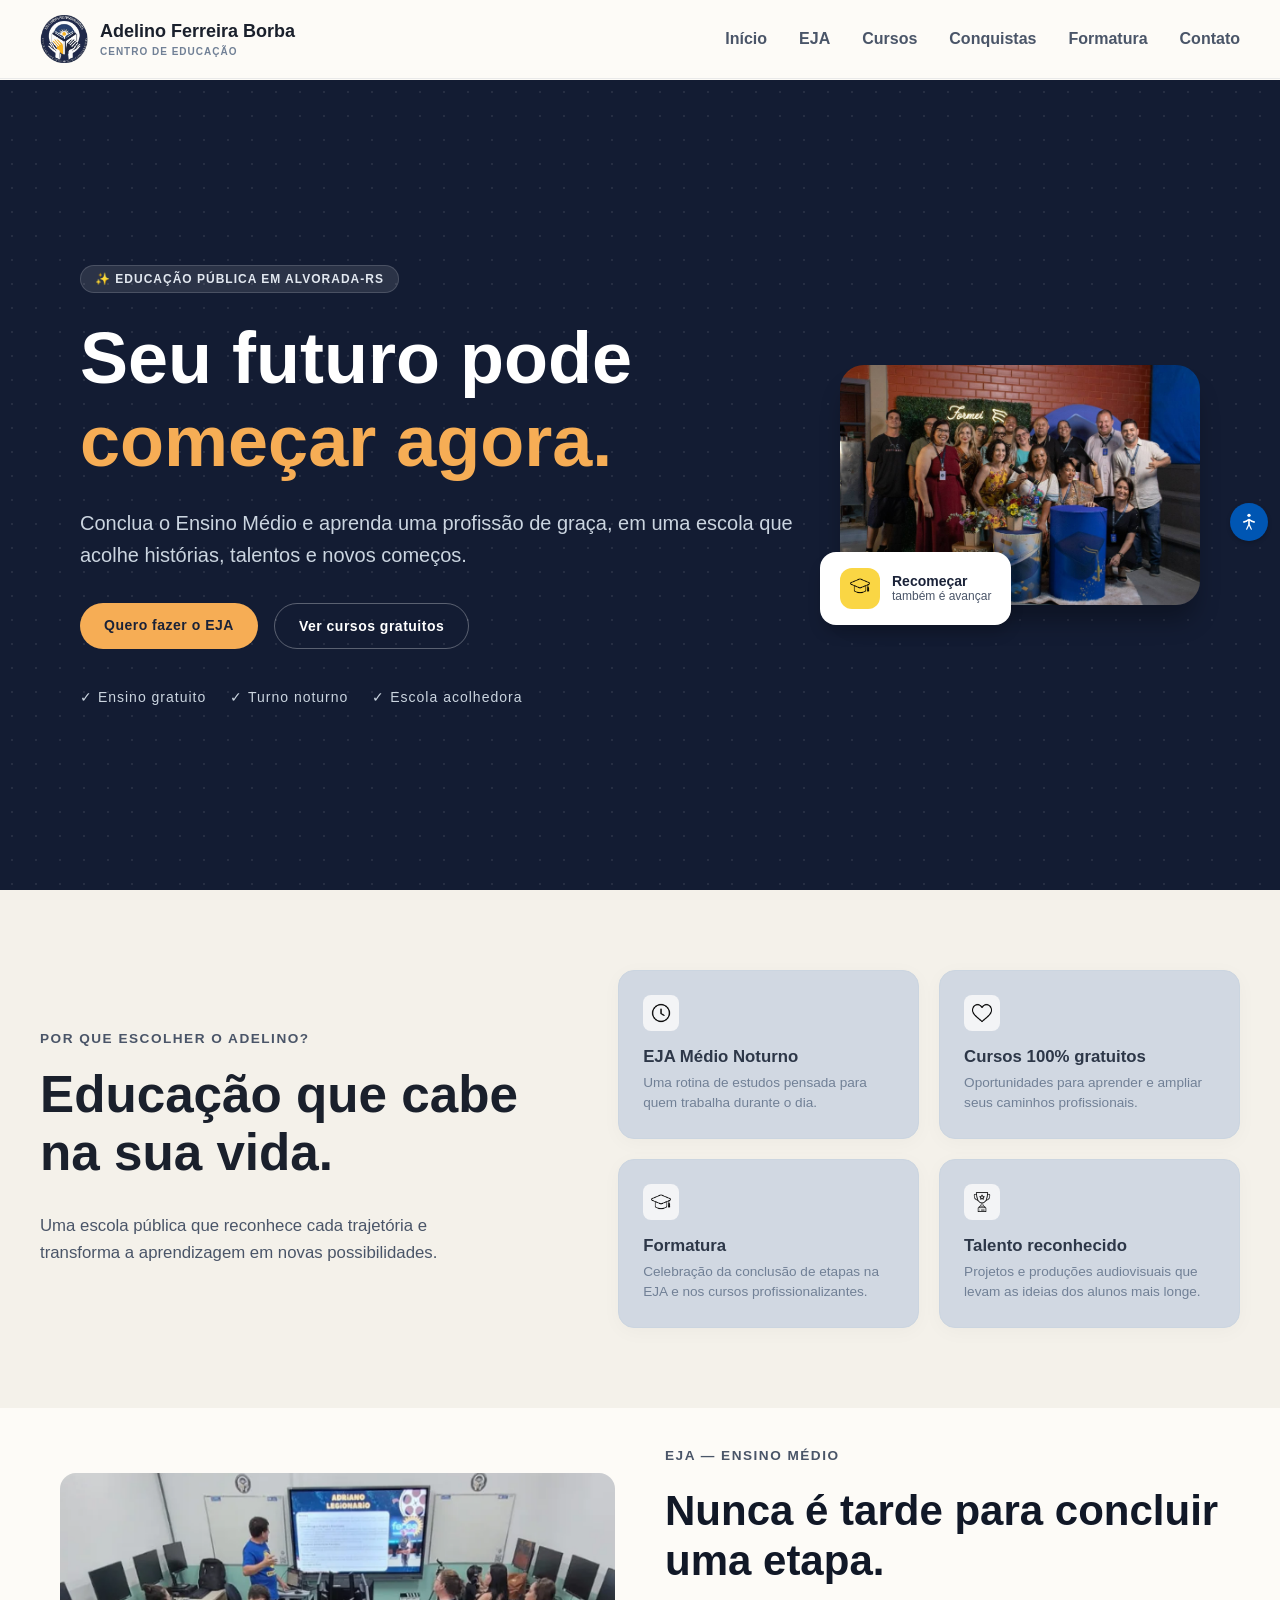
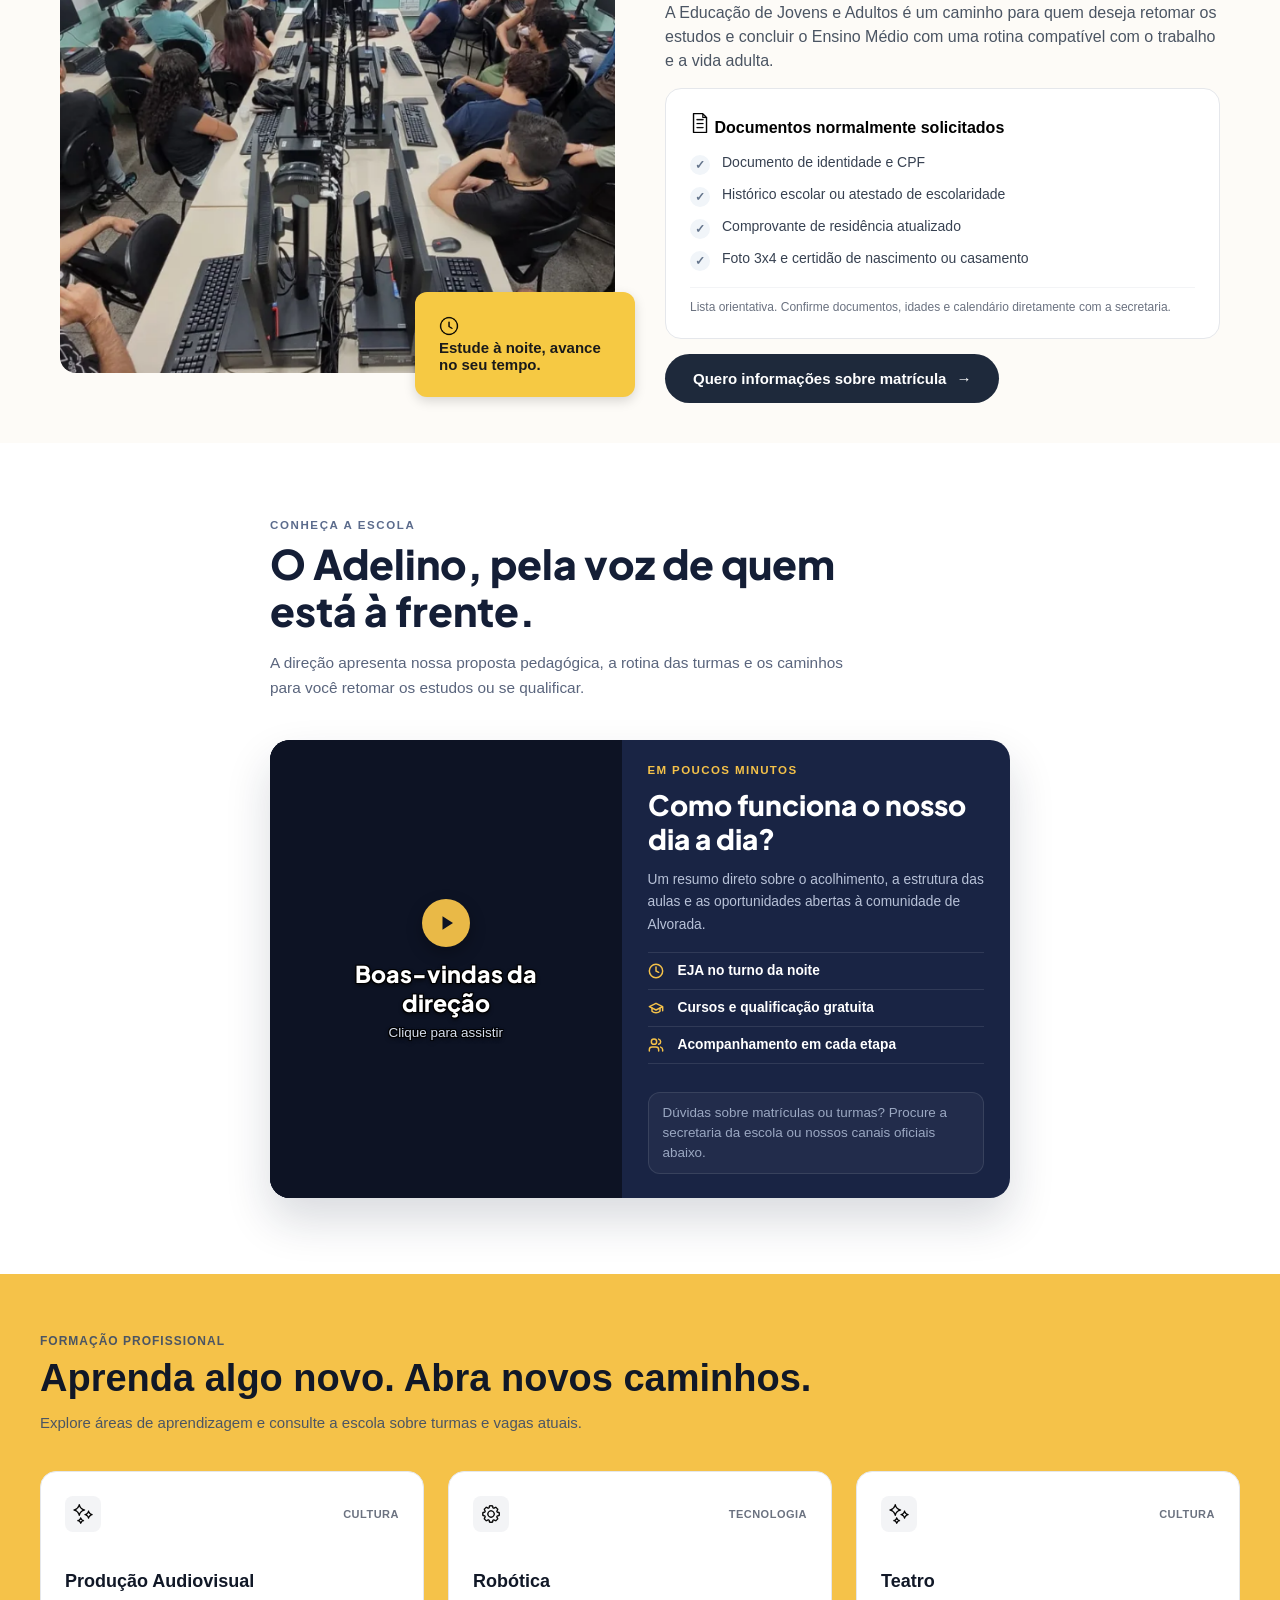
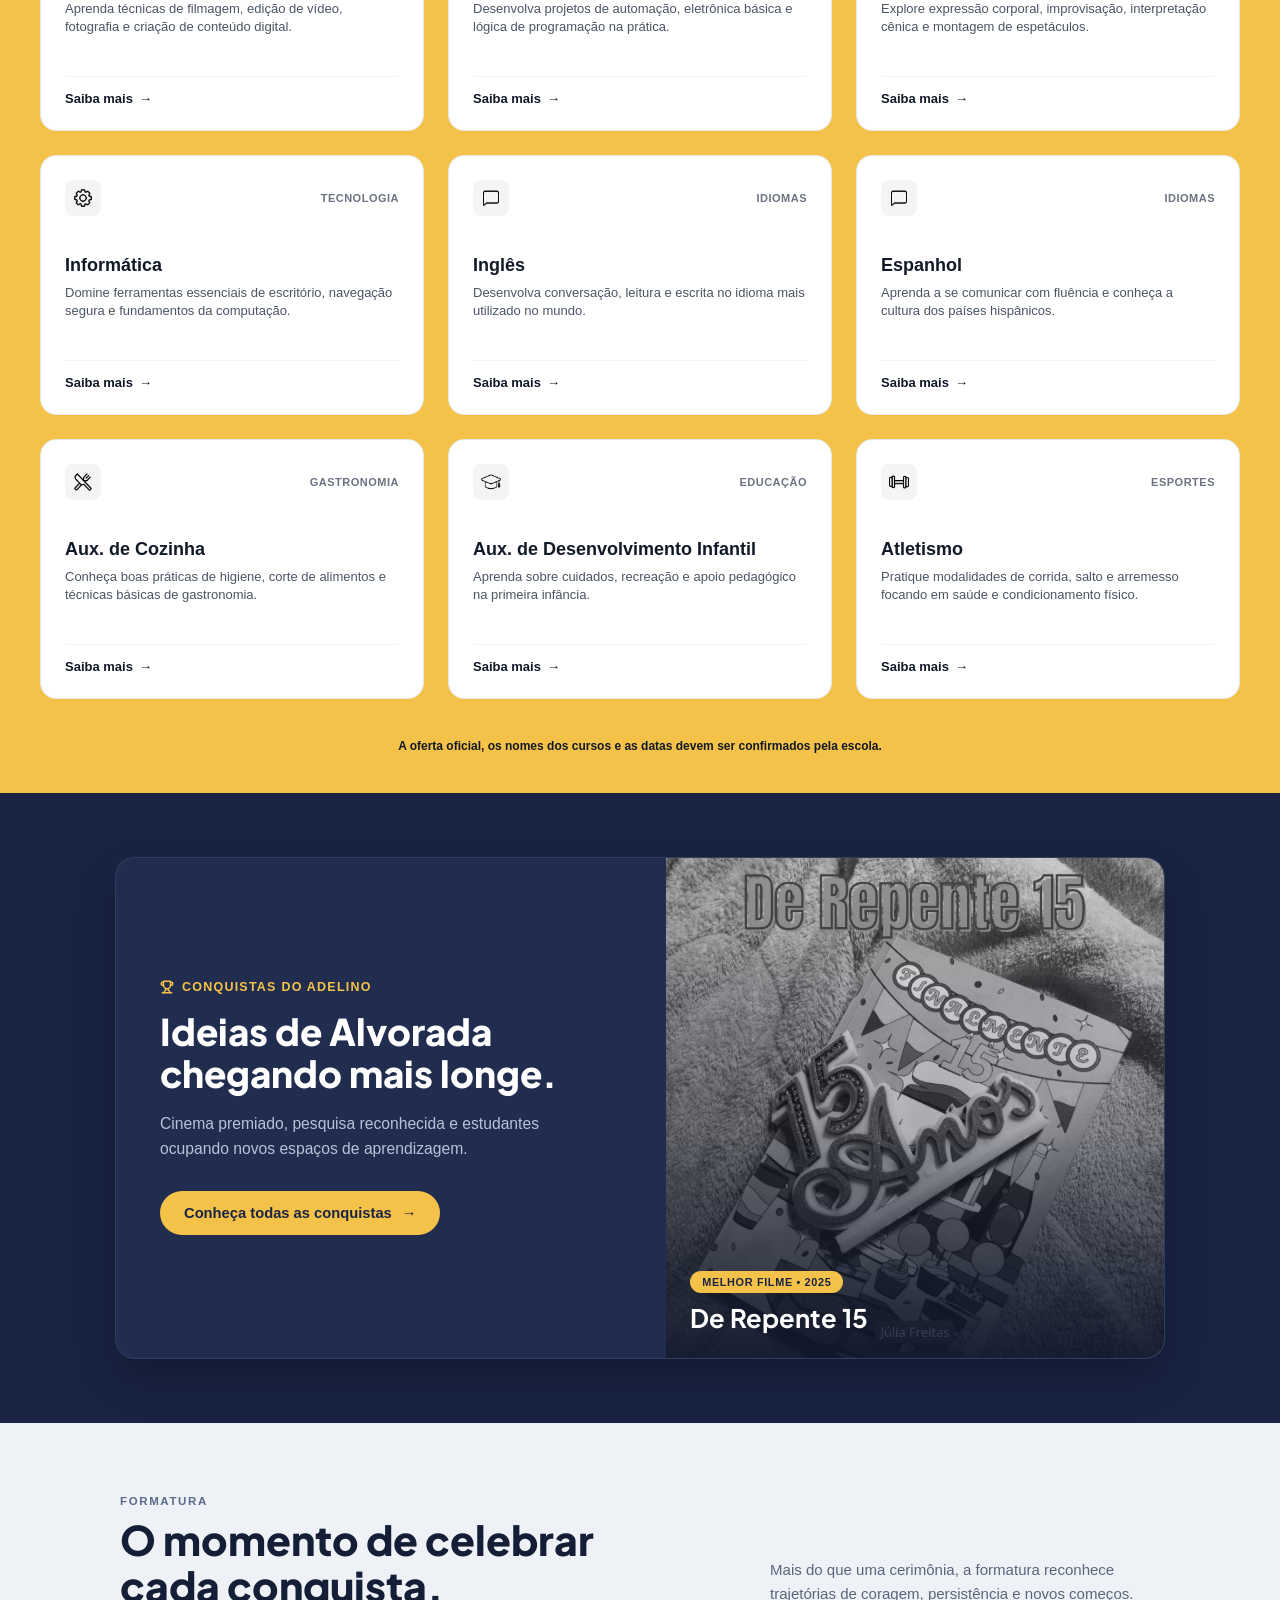
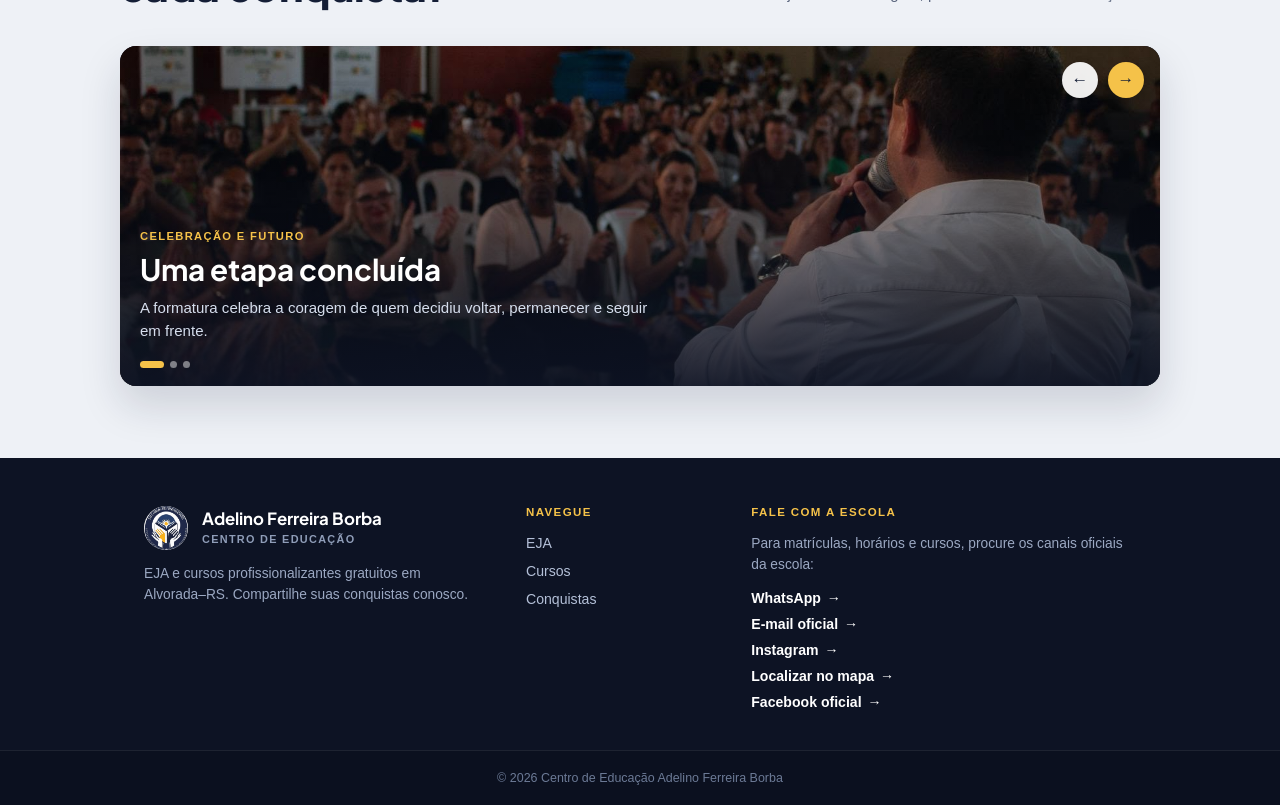
<file: index.html>
<!DOCTYPE html>
<html lang="pt-br">

<head>
    <meta charset="UTF-8">
    <meta name="viewport" content="width=device-width, initial-scale=1.0">
    <title>Centro de Educação Adelino Borba</title>
    <link rel="stylesheet" href="./CSS/style.css">
    <link rel="shortcut icon" href="./img/logo_nav_certo.png" type="image/x-icon">
    <link rel="preconnect" href="https://fonts.googleapis.com">
    <link rel="preconnect" href="https://fonts.gstatic.com" crossorigin>
    <link
        href="https://fonts.googleapis.com/css2?family=Inter:wght@400;500;600;700&family=Plus+Jakarta+Sans:wght@700;800&display=swap"
        rel="stylesheet">
</head>

<body id="inicio">
    <header class="header-principal">

        <div class="logo-container">
            <div class="menu-toggle" id="mobile-menu">
                <span class="bar"></span>
                <span class="bar"></span>
                <span class="bar"></span>
            </div>

            <a href="#inicio" class="logo-link">
                <img src="./img/logo_nav_certo.png" alt="Logo Adelino Borba" class="logo-img">
                <div class="logo-texto">
                    <h1>Adelino Ferreira Borba</h1>
                    <p>CENTRO DE EDUCAÇÃO</p>
                </div>
            </a>
        </div>
        <nav class="navbar">



            <ul class="nav-list">
                <li><a href="#inicio">Início</a></li>
                <li><a href="#eja">EJA</a></li>
                <li><a href="#cursos">Cursos</a></li>
                <li><a href="./HTML/conquistas.html">Conquistas</a></li>
                <li><a href="#formatura">Formatura</a></li>
                <li><a href="#contato">Contato</a></li>
            </ul>
        </nav>

    </header>
    <main>
        <section class="hero-section">
            <div class="hero-conteudo">

                <span class="hero-badge">✨ EDUCAÇÃO PÚBLICA EM ALVORADA-RS</span>

                <h1>Seu futuro pode <span class="destaque-amarelo">começar agora.</span></h1>

                <p class="hero-descricao">
                    Conclua o Ensino Médio e aprenda uma profissão de graça, em uma escola que acolhe histórias,
                    talentos e
                    novos começos.
                </p>

                <div class="hero-botoes">
                    <a href="#eja" class="btn-amarelo">Quero fazer o EJA</a>
                    <a href="#cursos" class="btn-transparente">Ver cursos gratuitos</a>
                </div>

                <div class="hero-beneficios">
                    <span>✓ Ensino gratuito</span>
                    <span>✓ Turno noturno</span>
                    <span>✓ Escola acolhedora</span>
                </div>
            </div>

            <div class="hero-imagem-container">
                <img src="./img/formatura3-adelino.jpg" alt="Alunos estudando na sala de aula" class="hero-img">

                <div class="card-flutuante">
                    <div class="card-icone"><img width="20px" height="auto" src="./img/diplomado.png"
                            alt="Chapéu de formatura"></div>
                    <div class="card-texto">
                        <strong>Recomeçar</strong>
                        <p>também é avançar</p>
                    </div>
                </div>
            </div>
        </section>
        <section class="diferenciais-section">
            <div class="container-diferenciais">
                <div class="diferenciais-text">
                    <span class="subtitle">Por que escolher o Adelino?</span>
                    <h2>Educação que cabe na sua vida.</h2>
                    <p class="description">Uma escola pública que reconhece cada trajetória e transforma a aprendizagem
                        em
                        novas possibilidades.</p>
                </div>

                <div class="cards-grid" id="eja">
                    <div class="card">
                        <div class="card-icon"><img src="./img/relogio.png" alt="ícone relógio" width="20px"></div>
                        <div class="card-content">
                            <h3>EJA Médio Noturno</h3>
                            <p>Uma rotina de estudos pensada para quem trabalha durante o dia.</p>
                        </div>
                    </div>

                    <div class="card">
                        <div class="card-icon"><img src="./img/coracao.png" alt="ícone coração" width="20px"></div>
                        <div class="card-content">
                            <h3>Cursos 100% gratuitos</h3>
                            <p>Oportunidades para aprender e ampliar seus caminhos profissionais.</p>
                        </div>
                    </div>

                    <div class="card">
                        <div class="card-icon"><img src="./img/diplomado.png" alt="ícone capelo" width="20px"></div>
                        <div class="card-content">
                            <h3>Formatura</h3>
                            <p>Celebração da conclusão de etapas na EJA e nos cursos profissionalizantes.</p>
                        </div>
                    </div>

                    <div class="card">
                        <div class="card-icon"><img src="./img/trofeu.png" alt="ícone troféu" width="20px"></div>
                        <div class="card-content">
                            <h3>Talento reconhecido</h3>
                            <p>Projetos e produções audiovisuais que levam as ideias dos alunos mais longe.</p>
                        </div>
                    </div>
                </div>
            </div>
        </section>
        <section>
            <div class="eja-section">

                <div class="eja-image-container">
                    <img src="./img/foto-inicio.png" alt="Alunos em sala de aula" class="eja-main-photo">

                    <div class="eja-floating-box">
                        <p><img src="./img/relogio.png" alt="Ícone relógio"><br>
                            Estude à noite, avance no seu tempo.</p>
                    </div>
                </div>

                <div class="eja-content">

                    <span class="subtitle">EJA — Ensino Médio</span>
                    <h1 class="eja-title">Nunca é tarde para concluir uma etapa.</h1>
                    <p class="eja-description">
                        A Educação de Jovens e Adultos é um caminho para quem deseja retomar os estudos e concluir o
                        Ensino
                        Médio com uma rotina compatível com o trabalho e a vida adulta.
                    </p>

                    <div class="eja-documents-card">
                        <div class="eja-card-header">
                            <h3><img src="./img/papel.png" alt="Ícone folha de papel">
                                Documentos normalmente solicitados</h3>
                        </div>

                        <div class="eja-documents-grid">
                            <ul class="eja-doc-list">
                                <li>Documento de identidade e CPF</li>
                                <li>Histórico escolar ou atestado de escolaridade</li>
                                <li>Comprovante de residência atualizado</li>
                                <li>Foto 3x4 e certidão de nascimento ou casamento</li>
                            </ul>
                        </div>

                        <p class="eja-card-footer-text">Lista orientativa. Confirme documentos, idades e calendário
                            diretamente com a secretaria.</p>
                    </div>

                    <a href="https://wa.me/555134831802?text=Ol%C3%A1%2C%20gostaria%20de%20mais%20informa%C3%A7%C3%B5es%20sobre%20a%20inscri%C3%A7%C3%A3o%20do%20EJA."
                        class="eja-cta-button" target="_blank" rel="noopener noreferrer">
                        Quero informações sobre matrícula <span>→</span>
                    </a>
                </div>
            </div>
        </section>

        <section class="secao-conheca" id="conheca">
            <div class="conheca-container">

                <div class="conheca-header">
                    <span class="subtitulo-secao">CONHEÇA A ESCOLA</span>
                    <h2>O Adelino, pela voz de quem está à frente.</h2>
                    <p>
                        A direção apresenta nossa proposta pedagógica, a rotina das turmas e os caminhos para você
                        retomar os estudos ou se qualificar.
                    </p>
                </div>

                <div class="card-direcao">
                    <div class="direcao-video">
                        <div class="direcao-video">
                            <video id="videoDirecao" src="./video-diretor.mp4" preload="metadata">
                                Seu navegador não suporta vídeos.
                            </video>

                            <div class="video-overlay" id="overlayVideo">
                                <button type="button" class="btn-play-mock" id="btnPlayVideo"
                                    aria-label="Reproduzir vídeo da direção">
                                    <svg width="20" height="20" viewBox="0 0 24 24" fill="currentColor">
                                        <polygon points="6 3 20 12 6 21 6 3"></polygon>
                                    </svg>
                                </button>
                                <h3>Boas-vindas da direção</h3>
                                <p>Clique para assistir</p>
                            </div>
                        </div>
                    </div>

                    <div class="direcao-conteudo">
                        <span class="tag-amarela">EM POUCOS MINUTOS</span>
                        <h3>Como funciona o nosso dia a dia?</h3>
                        <p class="direcao-descricao">
                            Um resumo direto sobre o acolhimento, a estrutura das aulas e as oportunidades abertas à
                            comunidade de Alvorada.
                        </p>

                        <ul class="lista-topicos">
                            <li>
                                <span class="icone-topico">
                                    <svg width="16" height="16" viewBox="0 0 24 24" fill="none" stroke="currentColor"
                                        stroke-width="2.2" stroke-linecap="round" stroke-linejoin="round">
                                        <circle cx="12" cy="12" r="10"></circle>
                                        <polyline points="12 6 12 12 16 14"></polyline>
                                    </svg>
                                </span>
                                <span>EJA no turno da noite</span>
                            </li>

                            <li>
                                <span class="icone-topico">
                                    <svg width="16" height="16" viewBox="0 0 24 24" fill="none" stroke="currentColor"
                                        stroke-width="2.2" stroke-linecap="round" stroke-linejoin="round">
                                        <path d="M22 10v6M2 10l10-5 10 5-10 5z"></path>
                                        <path d="M6 12v5c3 3 9 3 12 0v-5"></path>
                                    </svg>
                                </span>
                                <span>Cursos e qualificação gratuita</span>
                            </li>

                            <li>
                                <span class="icone-topico">
                                    <svg width="16" height="16" viewBox="0 0 24 24" fill="none" stroke="currentColor"
                                        stroke-width="2.2" stroke-linecap="round" stroke-linejoin="round">
                                        <path d="M16 21v-2a4 4 0 0 0-4-4H6a4 4 0 0 0-4 4v2"></path>
                                        <circle cx="9" cy="7" r="4"></circle>
                                        <path d="M22 21v-2a4 4 0 0 0-3-3.87"></path>
                                        <path d="M16 3.13a4 4 0 0 1 0 7.75"></path>
                                    </svg>
                                </span>
                                <span>Acompanhamento em cada etapa</span>
                            </li>
                        </ul>

                        <div class="aviso-video">
                            Dúvidas sobre matrículas ou turmas? Procure a secretaria da escola ou nossos canais oficiais
                            abaixo.
                        </div>
                    </div>

                </div>

            </div>
        </section>

        <section class="cursos-section" id="cursos">

            <div class="cursos-header">
                <div class="cursos-titles">
                    <span class="cursos-subtitle">FORMAÇÃO PROFISSIONAL</span>
                    <h2 class="cursos-title">Aprenda algo novo. Abra novos caminhos.</h2>
                    <p class="cursos-description">Explore áreas de aprendizagem e consulte a escola sobre turmas e vagas
                        atuais.</p>
                </div>


            </div>

            <div class="cursos-grid">
                <div class="curso-card">
                    <div class="card-top">
                        <div class="card-icon tech"><img src="./img/brilha.png" alt="ícone brilho" width="20px"></div>
                        <span class="card-tag">CULTURA</span>
                    </div>
                    <div class="card-body">
                        <h3>Produção Audiovisual</h3>
                        <p>Aprenda técnicas de filmagem, edição de vídeo, fotografia e criação de conteúdo digital.</p>
                    </div>
                    <div class="card-footer">
                        <a href="https://wa.me/555134831802?text=Ol%C3%A1%2C%20gostaria%20de%20saber%20mais%20informa%C3%A7%C3%B5es%20sobre%20o%20curso%20de%20produ%C3%A7%C3%A3o%20audiovisual."
                            target="_blank" rel="noopener noreferrer" class="card-link">Saiba mais <span
                                class="seta">→</span></a>
                    </div>
                </div>

                <div class="curso-card">
                    <div class="card-top">
                        <div class="card-icon gestao"><img src="./img/tecnologia.png" alt="ícone engrenagem"
                                width="20px"></div>
                        <span class="card-tag">TECNOLOGIA</span>
                    </div>
                    <div class="card-body">
                        <h3>Robótica</h3>
                        <p>Desenvolva projetos de automação, eletrônica básica e lógica de programação na prática.</p>
                    </div>
                    <div class="card-footer">
                        <a href="https://wa.me/555134831802?text=Ol%C3%A1%2C%20gostaria%20de%20saber%20mais%20informa%C3%A7%C3%B5es%20sobre%20o%20curso%20de%20rob%C3%B3tica."
                            target="_blank" rel="noopener noreferrer" class="card-link">Saiba mais <span
                                class="seta">→</span></a>
                    </div>
                </div>

                <div class="curso-card">
                    <div class="card-top">
                        <div class="card-icon cultura"><img src="./img/brilha.png" alt="ícone brilho" width="20px">
                        </div>
                        <span class="card-tag">CULTURA</span>
                    </div>
                    <div class="card-body">
                        <h3>Teatro</h3>
                        <p>Explore expressão corporal, improvisação, interpretação cênica e montagem de espetáculos.</p>
                    </div>
                    <div class="card-footer">
                        <a href="https://wa.me/555134831802?text=Ol%C3%A1%2C%20gostaria%20de%20saber%20mais%20informa%C3%A7%C3%B5es%20sobre%20o%20curso%20de%20teatro."
                            target="_blank" rel="noopener noreferrer" class="card-link">Saiba mais <span
                                class="seta">→</span></a>
                    </div>
                </div>

                <div class="curso-card">
                    <div class="card-top">
                        <div class="card-icon comunicacao"><img src="./img/tecnologia.png" alt="ícone engrenagem"
                                width="20px"></div>
                        <span class="card-tag">TECNOLOGIA</span>
                    </div>
                    <div class="card-body">
                        <h3>Informática</h3>
                        <p>Domine ferramentas essenciais de escritório, navegação segura e fundamentos da computação.
                        </p>
                    </div>
                    <div class="card-footer">
                        <a href="https://wa.me/555134831802?text=Ol%C3%A1%2C%20gostaria%20de%20saber%20mais%20informa%C3%A7%C3%B5es%20sobre%20o%20curso%20de%20inform%C3%A1tica."
                            target="_blank" rel="noopener noreferrer" class="card-link">Saiba mais <span
                                class="seta">→</span></a>
                    </div>
                </div>

                <div class="curso-card">
                    <div class="card-top">
                        <div class="card-icon carreira"><img src="./img/idiomas.png" alt="ícone balão de fala"
                                width="20px">
                        </div>
                        <span class="card-tag">IDIOMAS</span>
                    </div>
                    <div class="card-body">
                        <h3>Inglês</h3>
                        <p>Desenvolva conversação, leitura e escrita no idioma mais utilizado no mundo.</p>
                    </div>
                    <div class="card-footer">
                        <a href="https://wa.me/555134831802?text=Ol%C3%A1%2C%20gostaria%20de%20saber%20mais%20informa%C3%A7%C3%B5es%20sobre%20o%20curso%20de%20ingl%C3%AAs."
                            target="_blank" rel="noopener noreferrer" class="card-link">Saiba mais <span
                                class="seta">→</span></a>
                    </div>
                </div>

                <div class="curso-card">
                    <div class="card-top">
                        <div class="card-icon educacao"><img src="./img/idiomas.png" alt="ícone balão de fala"
                                width="20px"></div>
                        <span class="card-tag">IDIOMAS</span>
                    </div>
                    <div class="card-body">
                        <h3>Espanhol</h3>
                        <p>Aprenda a se comunicar com fluência e conheça a cultura dos países hispânicos.</p>
                    </div>
                    <div class="card-footer">
                        <a href="https://wa.me/555134831802?text=Ol%C3%A1%2C%20gostaria%20de%20saber%20mais%20informa%C3%A7%C3%B5es%20sobre%20o%20curso%20de%20espanhol."
                            target="_blank" rel="noopener noreferrer" class="card-link">Saiba mais <span
                                class="seta">→</span></a>
                    </div>
                </div>


                <div class="curso-card">
                    <div class="card-top">
                        <div class="card-icon carreira"><img src="./img/gastronomia.png" alt="ícone garfo e faca"
                                width="20px">
                        </div>
                        <span class="card-tag">GASTRONOMIA</span>
                    </div>
                    <div class="card-body">
                        <h3>Aux. de Cozinha</h3>
                        <p>Conheça boas práticas de higiene, corte de alimentos e técnicas básicas de gastronomia.</p>
                    </div>
                    <div class="card-footer">
                        <a href="https://wa.me/555134831802?text=Ol%C3%A1%2C%20gostaria%20de%20saber%20mais%20informa%C3%A7%C3%B5es%20sobre%20o%20curso%20de%20aux.%20de%20cozinha."
                            target="_blank" rel="noopener noreferrer" class="card-link">Saiba mais <span
                                class="seta">→</span></a>
                    </div>
                </div>

                <div class="curso-card">
                    <div class="card-top">
                        <div class="card-icon educacao"><img src="./img/diplomado.png" alt="ícone chapéu de formatura"
                                width="20px"></div>
                        <span class="card-tag">EDUCAÇÃO</span>
                    </div>
                    <div class="card-body">
                        <h3>Aux. de Desenvolvimento Infantil</h3>
                        <p>Aprenda sobre cuidados, recreação e apoio pedagógico na primeira infância.</p>
                    </div>
                    <div class="card-footer">
                        <a href="https://wa.me/555134831802?text=Ol%C3%A1%2C%20gostaria%20de%20saber%20mais%20informa%C3%A7%C3%B5es%20sobre%20o%20curso%20de%20aux.%20de%20desenvolvimento%20infantil."
                            target="_blank" rel="noopener noreferrer" class="card-link">Saiba mais <span
                                class="seta">→</span></a>
                    </div>
                </div>

                <div class="curso-card">
                    <div class="card-top">
                        <div class="card-icon carreira"><img src="./img/esportes.png" alt="ícone halter" width="20px">
                        </div>
                        <span class="card-tag">ESPORTES</span>
                    </div>
                    <div class="card-body">
                        <h3>Atletismo</h3>
                        <p>Pratique modalidades de corrida, salto e arremesso focando em saúde e condicionamento físico.
                        </p>
                    </div>
                    <div class="card-footer">
                        <a href="https://wa.me/555134831802?text=Ol%C3%A1%2C%20gostaria%20de%20saber%20mais%20informa%C3%A7%C3%B5es%20sobre%20o%20curso%20de%20atletismo."
                            target="_blank" rel="noopener noreferrer" class="card-link">Saiba mais <span
                                class="seta">→</span></a>
                    </div>
                </div>
            </div>


            <div class="cursos-footer-note">
                <p>A oferta oficial, os nomes dos cursos e as datas devem ser confirmados pela escola.</p>
            </div>
        </section>


        <section class="secao-conquistas" id="conquistas">
            <div class="card-conquistas">

                <div class="conquistas-conteudo">
                    <span class="tag-superior">
                        <svg width="14" height="14" viewBox="0 0 24 24" fill="none" stroke="currentColor"
                            stroke-width="2.5" stroke-linecap="round" stroke-linejoin="round">
                            <path d="M6 9H4.5a2.5 2.5 0 0 1 0-5H6"></path>
                            <path d="M18 9h1.5a2.5 2.5 0 0 0 0-5H18"></path>
                            <path d="M4 22h16"></path>
                            <path d="M10 14.66V17c0 .55-.47.98-.97 1.21C7.85 18.75 7 20.24 7 22"></path>
                            <path d="M14 14.66V17c0 .55.47.98.97 1.21C16.15 18.75 17 20.24 17 22"></path>
                            <path d="M18 2H6v7a6 6 0 0 0 12 0V2Z"></path>
                        </svg>
                        CONQUISTAS DO ADELINO
                    </span>

                    <h2>Ideias de Alvorada chegando mais longe.</h2>

                    <p>
                        Cinema premiado, pesquisa reconhecida e estudantes ocupando novos espaços de aprendizagem.
                    </p>

                    <a href="./HTML/conquistas.html" class="btn-conquistas">
                        Conheça todas as conquistas
                        <span aria-hidden="true">&rarr;</span>
                    </a>
                </div>

                <div class="conquistas-midia">
                    <img src="./img/de-repente-15.jpg" alt="Estudantes no filme De Repente 15">

                    <div class="midia-overlay">
                        <span class="badge-premio">MELHOR FILME • 2025</span>
                        <h3>De Repente 15</h3>
                    </div>
                </div>

            </div>
        </section>
        <section class="secao-formatura" id="formatura">
            <div class="formatura-container">
                <div class="formatura-header">
                    <div class="header-esquerda">
                        <span class="subtitulo-secao">FORMATURA</span>
                        <h2>O momento de celebrar cada conquista.</h2>
                    </div>
                    <p class="header-direita">
                        Mais do que uma cerimônia, a formatura reconhece trajetórias de coragem, persistência e novos
                        começos.
                    </p>
                </div>

                <div class="carrossel-formatura">

                    <div class="carrossel-controles">
                        <button type="button" class="btn-seta btn-anterior" aria-label="Foto anterior">
                            &larr;
                        </button>
                        <button type="button" class="btn-seta btn-proximo" aria-label="Próxima foto">
                            &rarr;
                        </button>
                    </div>

                    <div class="carrossel-slides">

                        <div class="slide ativo">
                            <img src="./img/formatura4-adelino.jpg" alt="Celebração da formatura.">
                            <div class="slide-conteudo">
                                <span class="slide-tag">CELEBRAÇÃO E FUTURO</span>
                                <h3>Uma etapa concluída</h3>
                                <p>A formatura celebra a coragem de quem decidiu voltar, permanecer e seguir em frente.
                                </p>
                            </div>
                        </div>

                        <div class="slide">
                            <img src="./img/formatura5-adelino.jpg" alt="Entrega dos certificados.">
                            <div class="slide-conteudo">
                                <span class="slide-tag">NOVOS CAMINHOS</span>
                                <h3>Certificação e orgulho</h3>
                                <p>Cada diploma entregue representa uma história de superação da comunidade de Alvorada.
                                </p>
                            </div>
                        </div>

                        <div class="slide">
                            <img src="./img/formatura2-adelino.jpg" alt="Apresentações iniciais">
                            <div class="slide-conteudo">
                                <span class="slide-tag">COMUNIDADE ESCOLAR</span>
                                <h3>Juntos nessa conquista</h3>
                                <p>Famílias, professores e estudantes reunidos para marcar o início de novas
                                    oportunidades.</p>
                            </div>
                        </div>

                    </div>

                    <div class="carrossel-indicadores">
                        <span class="indicador ativo"></span>
                        <span class="indicador"></span>
                        <span class="indicador"></span>
                    </div>

                </div>

            </div>
        </section>

    </main>
    <footer class="rodape" id="contato">
        <div class="rodape-container">

            <div class="rodape-coluna rodape-marca">
                <div class="marca-topo">
                    <img src="./img/logo_nav_certo.png" alt="Brasão Adelino Ferreira Borba" class="rodape-logo">
                    <div class="marca-texto">
                        <strong>Adelino Ferreira Borba</strong>
                        <br>
                        <span>CENTRO DE EDUCAÇÃO</span>
                    </div>
                </div>
                <p class="marca-descricao">
                    EJA e cursos profissionalizantes gratuitos em Alvorada–RS. Compartilhe suas conquistas conosco.
                </p>
            </div>

            <div class="rodape-coluna">
                <h4>NAVEGUE</h4>
                <ul class="rodape-links">
                    <li><a href="#eja">EJA</a></li>
                    <li><a href="#cursos">Cursos</a></li>
                    <li><a href="./HTML/conquistas.html">Conquistas</a></li>
                </ul>
            </div>

            <div class="rodape-coluna">
                <h4>FALE COM A ESCOLA</h4>
                <p class="contato-texto">
                    Para matrículas, horários e cursos, procure os canais oficiais da escola:
                </p>

                <div class="rodape-acoes">
                    <a href="https://wa.me/555134831802" target="_blank" rel="noopener noreferrer">
                        WhatsApp <span aria-hidden="true">&rarr;</span>
                    </a>

                    <a href="mailto:adelinofborba@gmail.com" title="adelinofborba@gmail.com">
                        E-mail oficial <span aria-hidden="true">&rarr;</span>
                    </a>

                    <a href="https://www.instagram.com/centroadelinoborba/" target="_blank" rel="noopener noreferrer">
                        Instagram<span aria-hidden="true">&rarr;</span>
                    </a>

                    <a href="https://maps.google.com/?q=Centro+de+Educacao+Adelino+Ferreira+Borba+Alvorada+RS"
                        target="_blank" rel="noopener noreferrer">
                        Localizar no mapa <span aria-hidden="true">&rarr;</span>
                    </a>

                    <a href="https://www.facebook.com" target="_blank" rel="noopener noreferrer">
                        Facebook oficial <span aria-hidden="true">&rarr;</span>
                    </a>
                </div>
            </div>
        </div>

        <div class="rodape-inferior">
            <div class="rodape-inferior-container">
                <span>&copy; 2026 Centro de Educação Adelino Ferreira Borba</span>
            </div>
    </footer>
    <script src="https://vlibras.gov.br/app/vlibras-plugin.js"></script>
    <div class="menu-acessibilidade" id="menu-acessibilidade">
        <!-- Botão principal com o bonequinho -->
        <button id="toggle-acessibilidade" aria-label="Abrir opções de acessibilidade">
            <svg xmlns="http://www.w3.org/2000/svg" viewBox="0 0 24 24" width="28" height="28" fill="currentColor">
                <circle cx="12" cy="4" r="2" />
                <path
                    d="M19 13v-2c-1.54 0-3.07-.49-4.33-1.4L13.4 8.6C13.04 8.23 12.54 8 12 8s-1.04.23-1.4.6l-1.27 1C8.07 10.51 6.54 11 5 11v2c1.9 0 3.78-.62 5.3-1.8l.7-.56V15l-2.43 5.46c-.15.34.01.74.34.89.34.15.74-.01.89-.34L12 16.5l2.2 4.51c.15.33.55.49.89.34.33-.15.49-.55.34-.89L13 15v-4.36l.7.56c1.52 1.18 3.4 1.8 5.3 1.8z" />
            </svg>
        </button>

        <!-- Opções de fonte (começam escondidas) -->
        <div class="opcoes-fonte">
            <button id="increase-font" aria-label="Aumentar fonte">A+</button>
            <button id="decrease-font" aria-label="Diminuir fonte">A-</button>
        </div>
    </div>
    <script src="./JS/main.js"></script>
</body>

</html>
</file>
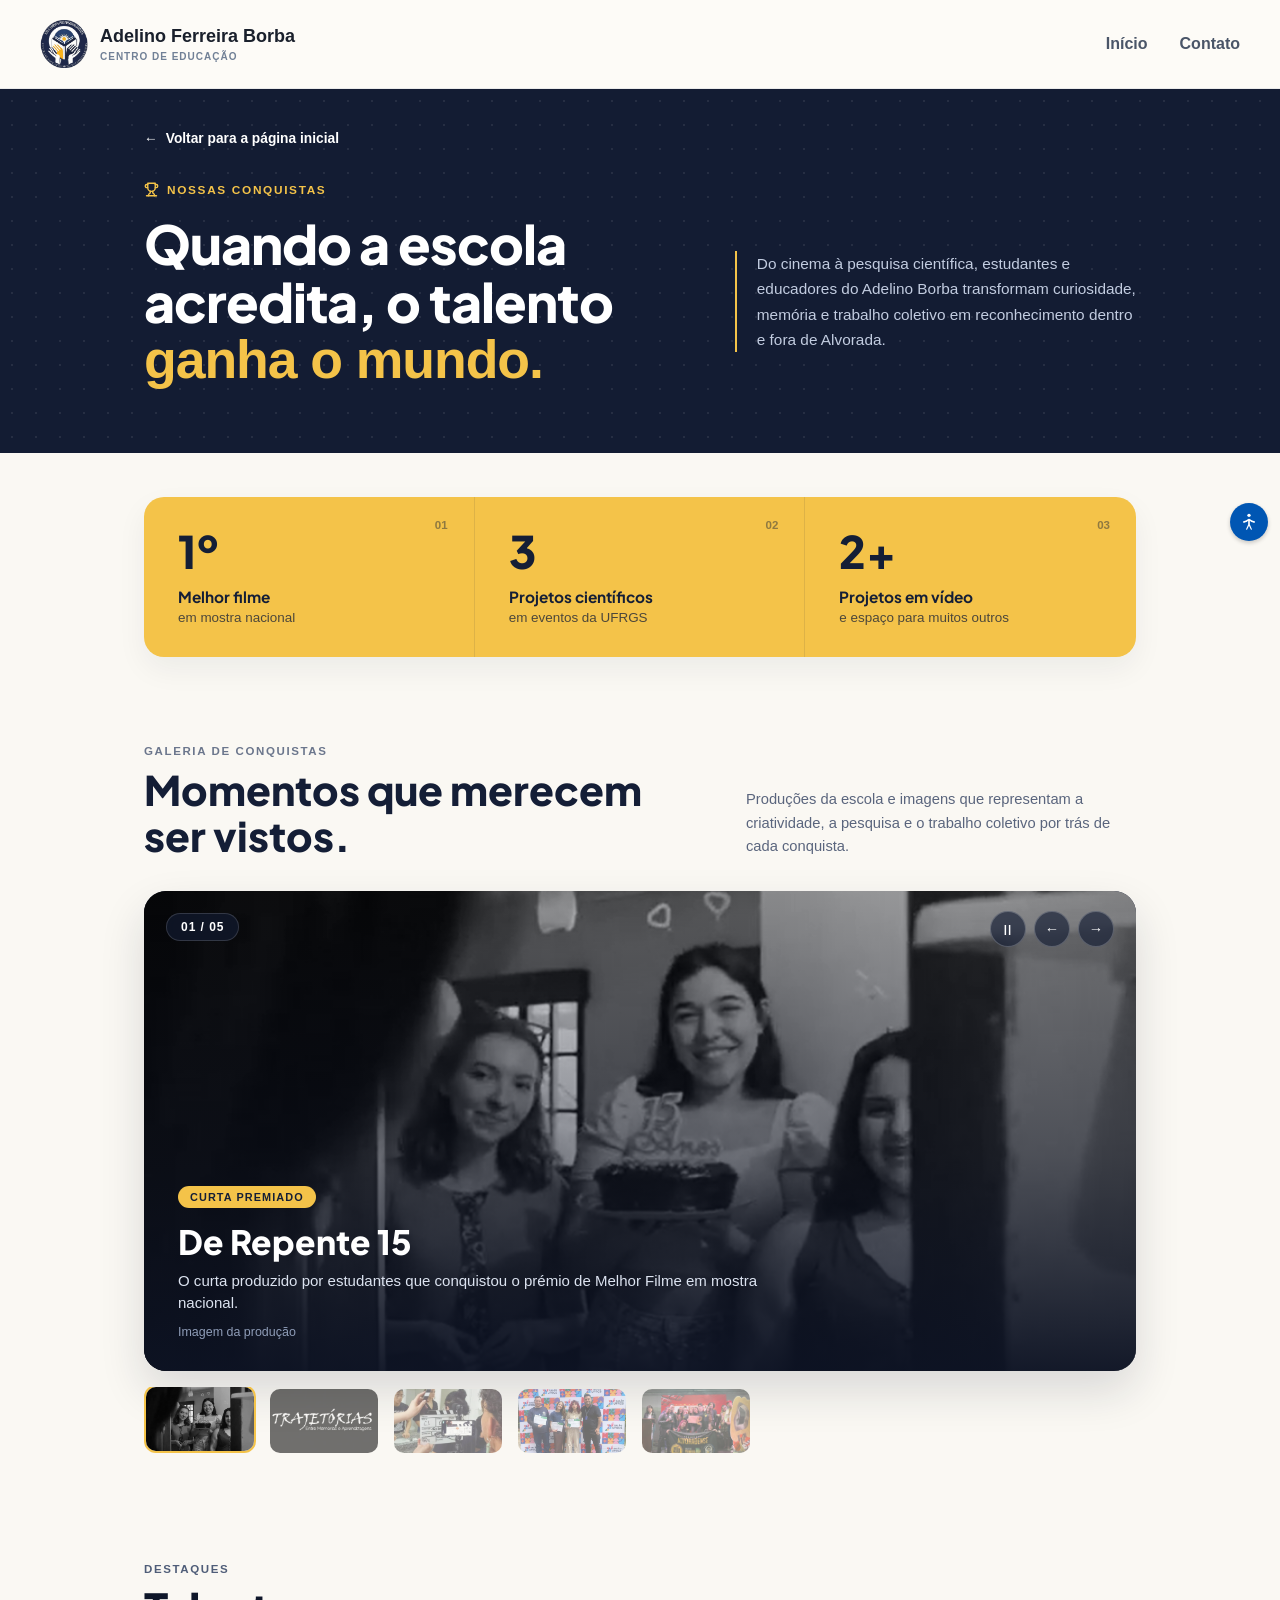
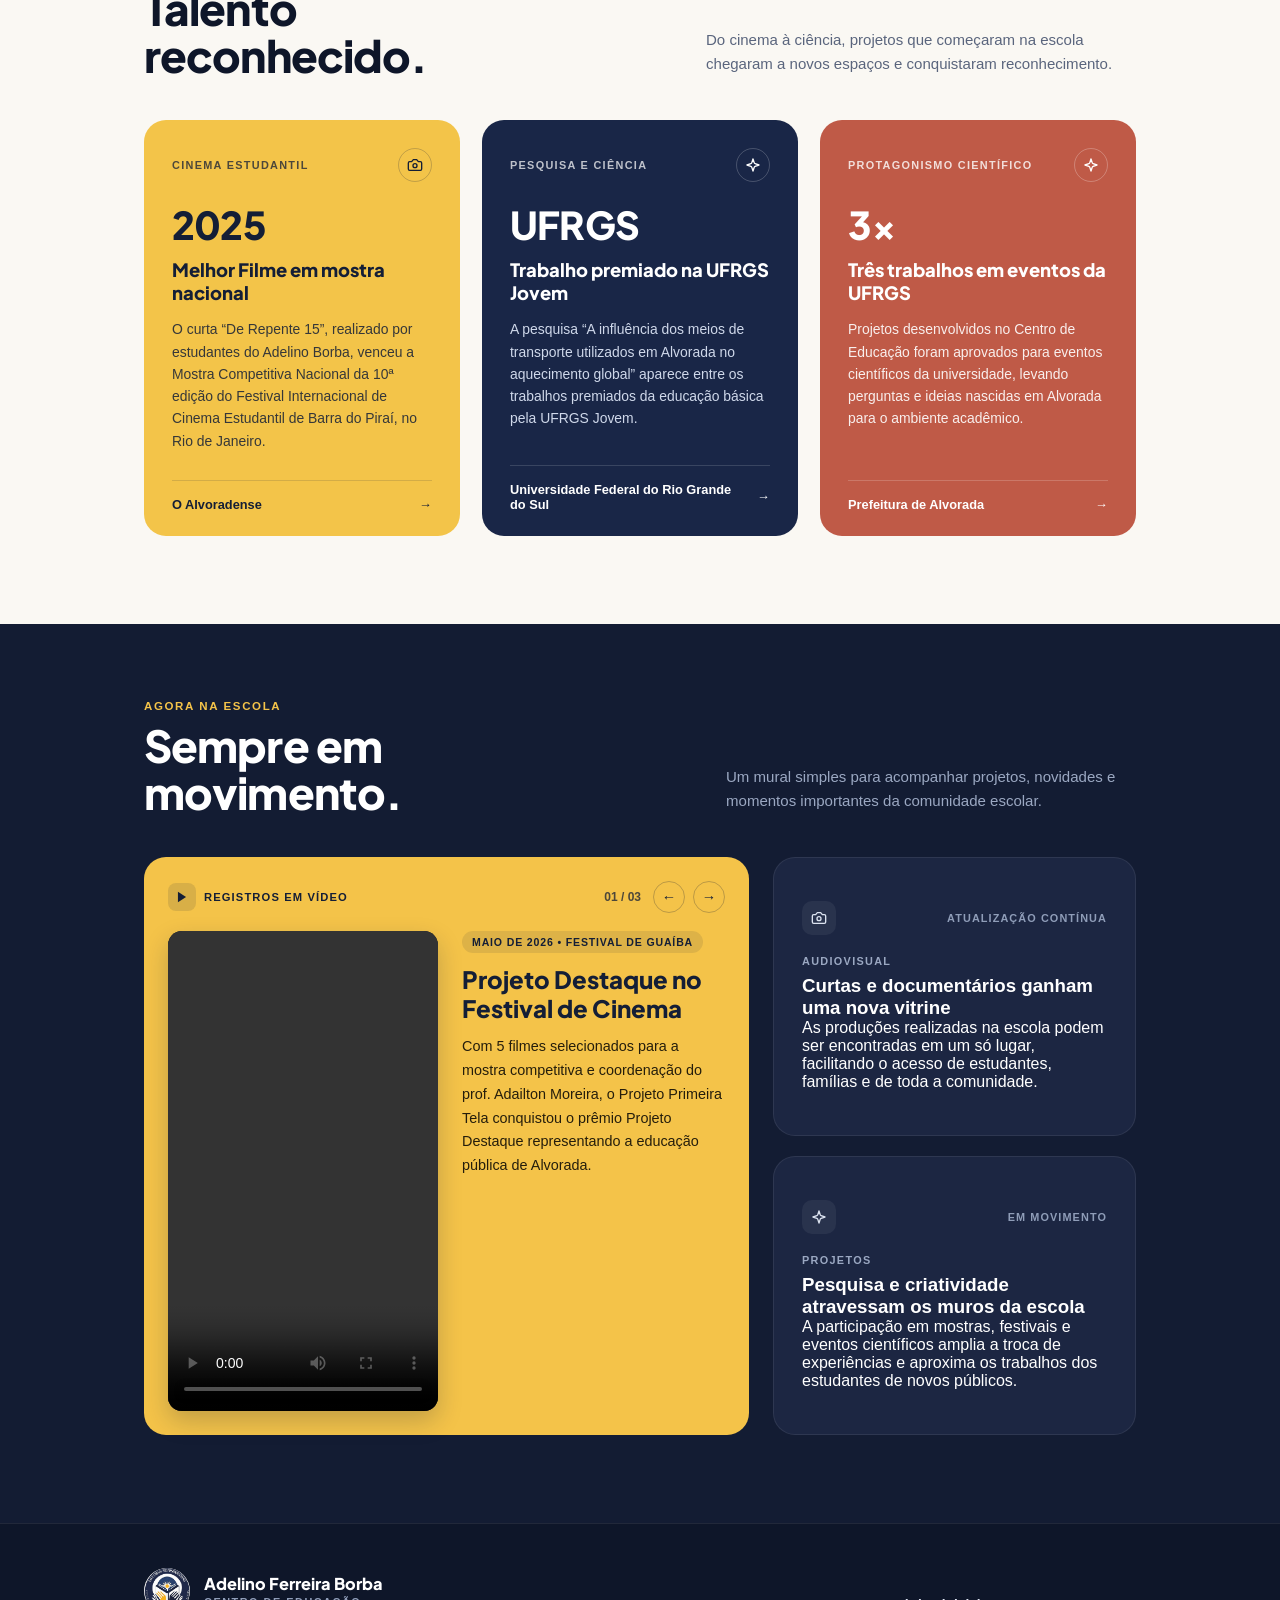
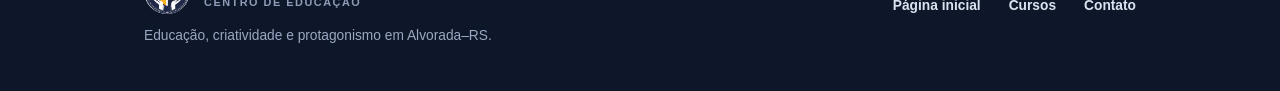
<file: HTML/conquistas.html>
<!DOCTYPE html>
<html lang="pt-br">

<head>
    <meta charset="UTF-8">
    <meta name="viewport" content="width=device-width, initial-scale=1.0">
    <title>Conquistas</title>
    <title>Nossas Conquistas | Centro de Educação Adelino Ferreira Borba</title>
    <link rel="shortcut icon" href="../img/logo_nav_certo.png" type="image/x-icon">
    <link rel="preconnect" href="https://fonts.googleapis.com">
    <link rel="preconnect" href="https://fonts.gstatic.com" crossorigin>
    <link
        href="https://fonts.googleapis.com/css2?family=Inter:wght@400;500;600;700&family=Plus+Jakarta+Sans:wght@700;800&display=swap"
        rel="stylesheet">
    <link rel="stylesheet" href="../CSS/conquistas.css">
</head>

<body>

    <body id="inicio">
        <header class="header-principal">

            <a href="../index.html#inicio" class="logo-link">
                <img src="../img/logo_nav_certo.png" alt="Logo Adelino Borba" class="logo-img">
                <div class="logo-texto">
                    <h1>Adelino Ferreira Borba</h1>
                    <p>CENTRO DE EDUCAÇÃO</p>
                </div>
            </a>
            <nav class="navbar">
                <ul>
                    <li><a href="../index.html">Início</a></li>
                    <li><a href="../index.html#contato">Contato</a></li>
                </ul>
            </nav>

        </header>
        <main class="pagina-conquistas">
            <section class="hero-conquistas">
                <div class="conquistas-container">

                    <a href="../index.html" class="btn-voltar">
                        <span aria-hidden="true">&larr;</span> Voltar para a página inicial
                    </a>

                    <div class="tag-conquistas">
                        <svg width="15" height="15" viewBox="0 0 24 24" fill="none" stroke="currentColor"
                            stroke-width="2.2" stroke-linecap="round" stroke-linejoin="round">
                            <path d="M6 9H4.5a2.5 2.5 0 0 1 0-5H6"></path>
                            <path d="M18 9h1.5a2.5 2.5 0 0 0 0-5H18"></path>
                            <path d="M4 22h16"></path>
                            <path d="M10 14.66V17c0 .55-.47.98-.97 1.21C7.85 18.75 7 20.24 7 22"></path>
                            <path d="M14 14.66V17c0 .55.47.98.97 1.21C16.15 18.75 17 20.24 17 22"></path>
                            <path d="M18 2H6v7a6 6 0 0 0 12 0V2Z"></path>
                        </svg>
                        <span>NOSSAS CONQUISTAS</span>
                    </div>

                    <div class="hero-conquistas-grid">
                        <h1>
                            Quando a escola acredita, o talento <span>ganha o mundo.</span>
                        </h1>

                        <p class="hero-conquistas-texto">
                            Do cinema à pesquisa científica, estudantes e educadores do Adelino Borba transformam
                            curiosidade, memória e trabalho coletivo em reconhecimento dentro e fora de Alvorada.
                        </p>
                    </div>

                </div>
            </section>

            <section class="faixa-metricas">
                <div class="conquistas-container">
                    <div class="card-metricas">

                        <!-- Bloco 01 -->
                        <div class="metrica-item">
                            <span class="metrica-indice">01</span>
                            <strong class="metrica-numero">1º</strong>
                            <h3>Melhor filme</h3>
                            <p>em mostra nacional</p>
                        </div>

                        <!-- Bloco 02 -->
                        <div class="metrica-item">
                            <span class="metrica-indice">02</span>
                            <strong class="metrica-numero">3</strong>
                            <h3>Projetos científicos</h3>
                            <p>em eventos da UFRGS</p>
                        </div>

                        <!-- Bloco 03 -->
                        <div class="metrica-item">
                            <span class="metrica-indice">03</span>
                            <strong class="metrica-numero">2+</strong>
                            <h3>Projetos em vídeo</h3>
                            <p>e espaço para muitos outros</p>
                        </div>

                    </div>
                </div>
            </section>

            <section class="galeria-conquistas">
                <div class="conquistas-container">

                    <div class="galeria-header">
                        <div class="galeria-header-esq">
                            <span class="subtitulo-galeria">GALERIA DE CONQUISTAS</span>
                            <h2>Momentos que merecem ser vistos.</h2>
                        </div>
                        <p class="galeria-header-dir">
                            Produções da escola e imagens que representam a criatividade, a pesquisa e o trabalho
                            coletivo por trás de cada conquista.
                        </p>
                    </div>

                    <div class="galeria-visor" id="galeriaConquistas">

                        <div class="galeria-contador" id="galeriaContador">01 / 05</div>

                        <div class="galeria-controles">
                            <button type="button" class="btn-galeria btn-pausa" id="btnPausaGaleria"
                                aria-label="Pausar ou retomar apresentação" title="Pausar/Retomar">
                                ||
                            </button>
                            <button type="button" class="btn-galeria btn-ant-galeria" id="btnAntGaleria"
                                aria-label="Imagem anterior">
                                &larr;
                            </button>
                            <button type="button" class="btn-galeria btn-prox-galeria" id="btnProxGaleria"
                                aria-label="Próxima imagem">
                                &rarr;
                            </button>
                        </div>

                        <div class="galeria-slides">

                            <div class="galeria-slide ativo">
                                <img src="../img/capa-curta-derrepente-15.png" alt="Curta premiado De Repente 15">
                                <div class="galeria-info">
                                    <span class="badge-amarelo">CURTA PREMIADO</span>
                                    <h3>De Repente 15</h3>
                                    <p>O curta produzido por estudantes que conquistou o prémio de Melhor Filme em
                                        mostra nacional.</p>
                                    <small>Imagem da produção</small>
                                </div>
                            </div>

                            <div class="galeria-slide">
                                <img src="../img/curta-trajetorias.png" alt="Projeto Trajetórias">
                                <div class="galeria-info">
                                    <span class="badge-amarelo">AUDIOVISUAL</span>
                                    <h3>Trajetórias</h3>
                                    <p>Registo em vídeo das histórias de superação e aprendizagem da comunidade escolar.
                                    </p>
                                    <small>Produção estudantil</small>
                                </div>
                            </div>

                            <div class="galeria-slide">
                                <img src="../img/bastidores-adelino-certo.png" alt="Bastidores de gravação">
                                <div class="galeria-info">
                                    <span class="badge-amarelo">CINEMA NA ESCOLA</span>
                                    <h3>Bastidores e criação</h3>
                                    <p>Trabalho coletivo entre estudantes e educadores na captação e edição de som e
                                        imagem.</p>
                                    <small>Acervo da escola</small>
                                </div>
                            </div>

                            <div class="galeria-slide">
                                <img src="../img/premio-ufrgs.png" alt="Pesquisa científica na UFRGS"
                                    style="object-position: center 10%;">
                                <div class="galeria-info">
                                    <span class="badge-amarelo">INICIAÇÃO CIENTÍFICA</span>
                                    <h3>Projetos na UFRGS</h3>
                                    <p>Investigações desenvolvidas na escola e apresentadas em mostras científicas
                                        universitárias.</p>
                                    <small>Mostra científica</small>
                                </div>
                            </div>

                            <div class="galeria-slide">
                                <img src="../img/conquista-coletiva.jpeg" alt="Celebração da turma"
                                    style="object-position: center 65%;">
                                <div class="galeria-info">
                                    <span class="badge-amarelo">COMUNIDADE</span>
                                    <h3>Conquista coletiva</h3>
                                    <p>O reconhecimento dentro e fora de Alvorada como reflexo do compromisso com a
                                        educação.</p>
                                    <small>Registo institucional</small>
                                </div>
                            </div>

                        </div>
                    </div>

                    <div class="galeria-miniaturas" id="galeriaMiniaturas">
                        <button type="button" class="miniatura ativo" data-indice="0" aria-label="Ver imagem 1">
                            <img src="../img/capa-curta-derrepente-15.png" alt="Miniatura 1">
                        </button>
                        <button type="button" class="miniatura" data-indice="1" aria-label="Ver imagem 2">
                            <img src="../img/curta-trajetorias.png" alt="Miniatura 2">
                        </button>
                        <button type="button" class="miniatura" data-indice="2" aria-label="Ver imagem 3">
                            <img src="../img/bastidores-adelino-certo.png" alt="Miniatura 3">
                        </button>
                        <button type="button" class="miniatura" data-indice="3" aria-label="Ver imagem 4">
                            <img src="../img/premio-ufrgs.png" alt="Miniatura 4" style="object-position: center 10%">
                        </button>
                        <button type="button" class="miniatura" data-indice="4" aria-label="Ver imagem 5">
                            <img src="../img/conquista-coletiva.jpeg" alt="Miniatura 5"
                                style="object-position: center 65%;">
                        </button>
                    </div>

                </div>
            </section>

            <section class="secao-destaques">
                <div class="conquistas-container">

                    <div class="destaques-header">
                        <div class="destaques-header-esq">
                            <span class="subtitulo-destaques">DESTAQUES</span>
                            <h2>Talento reconhecido.</h2>
                        </div>
                        <p class="destaques-header-dir">
                            Do cinema à ciência, projetos que começaram na escola chegaram a novos espaços e
                            conquistaram reconhecimento.
                        </p>
                    </div>

                    <div class="destaques-grid">

                        <article class="card-destaque card-amarelo">
                            <div class="card-destaque-topo">
                                <span class="card-categoria">CINEMA ESTUDANTIL</span>
                                <span class="card-icone-circulo" aria-hidden="true">
                                    <svg width="16" height="16" viewBox="0 0 24 24" fill="none" stroke="currentColor"
                                        stroke-width="2" stroke-linecap="round" stroke-linejoin="round">
                                        <path
                                            d="M14.5 4h-5L7 7H4a2 2 0 0 0-2 2v9a2 2 0 0 0 2 2h16a2 2 0 0 0 2-2V9a2 2 0 0 0-2-2h-3l-2.5-3z">
                                        </path>
                                        <circle cx="12" cy="13" r="3"></circle>
                                    </svg>
                                </span>
                            </div>

                            <strong class="card-numero-grande">2025</strong>
                            <h3>Melhor Filme em mostra nacional</h3>
                            <p>
                                O curta “De Repente 15”, realizado por estudantes do Adelino Borba, venceu a Mostra
                                Competitiva Nacional da 10ª edição do Festival Internacional de Cinema Estudantil de
                                Barra do Piraí, no Rio de Janeiro.
                            </p>

                            <a href="https://oalvoradense.com.br/de-repente-15-conquista-premio-internacional-no-rj/"
                                target="_blank" rel="noopener noreferrer" class="card-fonte-link">
                                <span>O Alvoradense</span>
                                <span aria-hidden="true">&rarr;</span>
                            </a>
                        </article>

                        <article class="card-destaque card-azul">
                            <div class="card-destaque-topo">
                                <span class="card-categoria">PESQUISA E CIÊNCIA</span>
                                <span class="card-icone-circulo" aria-hidden="true">
                                    <svg width="16" height="16" viewBox="0 0 24 24" fill="none" stroke="currentColor"
                                        stroke-width="2" stroke-linecap="round" stroke-linejoin="round">
                                        <path
                                            d="m12 3-1.912 5.813a2 2 0 0 1-1.275 1.275L3 12l5.813 1.912a2 2 0 0 1 1.275 1.275L12 21l1.912-5.813a2 2 0 0 1 1.275-1.275L21 12l-5.813-1.912a2 2 0 0 1-1.275-1.275L12 3Z">
                                        </path>
                                    </svg>
                                </span>
                            </div>

                            <strong class="card-numero-grande">UFRGS</strong>
                            <h3>Trabalho premiado na UFRGS Jovem</h3>
                            <p>
                                A pesquisa “A influência dos meios de transporte utilizados em Alvorada no aquecimento
                                global” aparece entre os trabalhos premiados da educação básica pela UFRGS Jovem.
                            </p>

                            <a href="https://www.alvorada.rs.gov.br/estudantes-da-rede-municipal-de-alvorada-sao-premiadas-na-21a-edicao-de-salao-cientifico-da-ufrgs/"
                                target="_blank" rel="noopener noreferrer" class="card-fonte-link">
                                <span>Universidade Federal do Rio Grande do Sul</span>
                                <span aria-hidden="true">&rarr;</span>
                            </a>
                        </article>

                        <article class="card-destaque card-terracota">
                            <div class="card-destaque-topo">
                                <span class="card-categoria">PROTAGONISMO CIENTÍFICO</span>
                                <span class="card-icone-circulo" aria-hidden="true">
                                    <svg width="16" height="16" viewBox="0 0 24 24" fill="none" stroke="currentColor"
                                        stroke-width="2" stroke-linecap="round" stroke-linejoin="round">
                                        <path
                                            d="m12 3-1.912 5.813a2 2 0 0 1-1.275 1.275L3 12l5.813 1.912a2 2 0 0 1 1.275 1.275L12 21l1.912-5.813a2 2 0 0 1 1.275-1.275L21 12l-5.813-1.912a2 2 0 0 1-1.275-1.275L12 3Z">
                                        </path>
                                    </svg>
                                </span>
                            </div>

                            <strong class="card-numero-grande">3&times;</strong>
                            <h3>Três trabalhos em eventos da UFRGS</h3>
                            <p>
                                Projetos desenvolvidos no Centro de Educação foram aprovados para eventos científicos da
                                universidade, levando perguntas e ideias nascidas em Alvorada para o ambiente acadêmico.
                            </p>

                            <a href="https://www.alvorada.rs.gov.br/centro-de-educacao-municipal-adelino-ferreira-borba-tem-tres-trabalhos-aprovados-para-eventos-cientificos-da-ufrgs/"
                                target="_blank" rel="noopener noreferrer" class="card-fonte-link">
                                <span>Prefeitura de Alvorada</span>
                                <span aria-hidden="true">&rarr;</span>
                            </a>
                        </article>

                    </div>

                </div>
            </section>

            <section class="secao-movimento">
                <div class="conquistas-container">

                    <div class="movimento-header">
                        <div class="movimento-header-esq">
                            <span class="subtitulo-movimento">AGORA NA ESCOLA</span>
                            <h2>Sempre em movimento.</h2>
                        </div>
                        <p class="movimento-header-dir">
                            Um mural simples para acompanhar projetos, novidades e momentos importantes da comunidade
                            escolar.
                        </p>
                    </div>

                    <div class="movimento-grid">

                        <div class="card-movimento-videos">

                            <div class="videos-topo">
                                <div class="videos-badge">
                                    <span class="icone-video-mini" aria-hidden="true">
                                        <svg width="14" height="14" viewBox="0 0 24 24" fill="currentColor">
                                            <polygon points="5 3 19 12 5 21 5 3"></polygon>
                                        </svg>
                                    </span>
                                    <span>REGISTROS EM VÍDEO</span>
                                </div>

                                <div class="videos-nav">
                                    <span class="videos-contador" id="contadorVideosMural">01 / 03</span>
                                    <button type="button" class="btn-video-mural" id="btnAntVideoMural"
                                        aria-label="Vídeo anterior">&larr;</button>
                                    <button type="button" class="btn-video-mural" id="btnProxVideoMural"
                                        aria-label="Próximo vídeo">&rarr;</button>
                                </div>
                            </div>

                            <div class="videos-lista" id="listaVideosMural">

                                <div class="video-mural-item ativo">
                                    <div class="video-frame">
                                        <video src="../video-guaiba.mp4" controls preload="metadata">
                                            Seu navegador não suporta vídeos.
                                        </video>
                                    </div>
                                    <div class="video-legenda">
                                        <span class="video-data">MAIO DE 2026 &bull; FESTIVAL DE GUAÍBA</span>
                                        <h3>Projeto Destaque no Festival de Cinema</h3>
                                        <p>Com 5 filmes selecionados para a mostra competitiva e coordenação do prof.
                                            Adailton Moreira, o Projeto Primeira Tela conquistou o prêmio Projeto
                                            Destaque representando a educação pública de Alvorada.</p>
                                    </div>
                                </div>

                                <div class="video-mural-item">
                                    <div class="video-frame">
                                        <video src="../video-adelino.mp4" controls preload="metadata">
                                            Seu navegador não suporta vídeos.
                                        </video>
                                    </div>
                                    <div class="video-legenda">
                                        <span class="video-data">PROJETO PRIMEIRA TELA &bull; AUDIOVISUAL</span>
                                        <h3>Alvorada é referência no cinema estudantil</h3>
                                        <p>Desenvolvido no Adelino Borba, o projeto transforma a sala de aula em espaço
                                            de criação — revelando talentos que brilharam no Festival Internacional de
                                            Cinema Estudantil de Guaíba.</p>
                                    </div>
                                </div>

                                <div class="video-mural-item">
                                    <div class="video-frame">
                                        <video src="../video-mostra.mp4" controls preload="metadata">
                                            Seu navegador não suporta vídeos.
                                        </video>
                                    </div>
                                    <div class="video-legenda">
                                        <span class="video-data">PROJETOS &bull; VIVÊNCIAS</span>
                                        <h3>Mostras, oficinas e atividades coletivas</h3>
                                        <p>Momentos que aproximam a sala de aula da realidade e da criatividade de
                                            Alvorada.</p>
                                    </div>
                                </div>

                            </div>
                        </div>

                        <div class="movimento-coluna-direita">

                            <article class="card-movimento-escuro">
                                <div class="card-escuro-topo">
                                    <span class="card-escuro-icone" aria-hidden="true">
                                        <svg width="16" height="16" viewBox="0 0 24 24" fill="none"
                                            stroke="currentColor" stroke-width="2" stroke-linecap="round"
                                            stroke-linejoin="round">
                                            <path
                                                d="M14.5 4h-5L7 7H4a2 2 0 0 0-2 2v9a2 2 0 0 0 2 2h16a2 2 0 0 0 2-2V9a2 2 0 0 0-2-2h-3l-2.5-3z">
                                            </path>
                                            <circle cx="12" cy="13" r="3"></circle>
                                        </svg>
                                    </span>
                                    <span class="card-escuro-status">ATUALIZAÇÃO CONTÍNUA</span>
                                </div>

                                <span class="card-escuro-tag">AUDIOVISUAL</span>
                                <h3>Curtas e documentários ganham uma nova vitrine</h3>
                                <p>
                                    As produções realizadas na escola podem ser encontradas em um só lugar, facilitando
                                    o acesso de estudantes, famílias e de toda a comunidade.
                                </p>
                            </article>

                            <article class="card-movimento-escuro">
                                <div class="card-escuro-topo">
                                    <span class="card-escuro-icone" aria-hidden="true">
                                        <svg width="16" height="16" viewBox="0 0 24 24" fill="none"
                                            stroke="currentColor" stroke-width="2" stroke-linecap="round"
                                            stroke-linejoin="round">
                                            <path
                                                d="m12 3-1.912 5.813a2 2 0 0 1-1.275 1.275L3 12l5.813 1.912a2 2 0 0 1 1.275 1.275L12 21l1.912-5.813a2 2 0 0 1 1.275-1.275L21 12l-5.813-1.912a2 2 0 0 1-1.275-1.275L12 3Z">
                                            </path>
                                        </svg>
                                    </span>
                                    <span class="card-escuro-status">EM MOVIMENTO</span>
                                </div>

                                <span class="card-escuro-tag">PROJETOS</span>
                                <h3>Pesquisa e criatividade atravessam os muros da escola</h3>
                                <p>
                                    A participação em mostras, festivais e eventos científicos amplia a troca de
                                    experiências e aproxima os trabalhos dos estudantes de novos públicos.
                                </p>
                            </article>

                        </div>

                    </div>

                </div>
            </section>
        </main>

        <footer class="rodape-conquistas">
            <div class="conquistas-container">
                <div class="rodape-conteudo">

                    <div class="rodape-marca">
                        <div class="rodape-logo-linha">
                            <img src="../img/logo_nav_certo.png" alt="Brasão Centro de Educação Adelino Ferreira Borba">
                            <div class="rodape-titulos">
                                <strong>Adelino Ferreira Borba</strong>
                                <span>CENTRO DE EDUCAÇÃO</span>
                            </div>
                        </div>
                        <p>Educação, criatividade e protagonismo em Alvorada–RS.</p>
                    </div>

                    <nav class="rodape-links" aria-label="Navegação do rodapé">
                        <a href="../index.html">Página inicial</a>
                        <a href="../index.html#cursos">Cursos</a>
                        <a href="../index.html#contato">Contato</a>
                    </nav>

                </div>
            </div>
        </footer>
        <script src="https://vlibras.gov.br/app/vlibras-plugin.js"></script>
        <!-- O botão do bonequinho e as opções precisam estar dentro desta div -->
        <div class="menu-acessibilidade" id="menu-acessibilidade">
            <button id="toggle-acessibilidade" aria-label="Abrir opções de acessibilidade">
                <svg xmlns="http://www.w3.org/2000/svg" viewBox="0 0 24 24" width="28" height="28" fill="currentColor">
                    <circle cx="12" cy="4" r="2" />
                    <path
                        d="M19 13v-2c-1.54 0-3.07-.49-4.33-1.4L13.4 8.6C13.04 8.23 12.54 8 12 8s-1.04.23-1.4.6l-1.27 1C8.07 10.51 6.54 11 5 11v2c1.9 0 3.78-.62 5.3-1.8l.7-.56V15l-2.43 5.46c-.15.34.01.74.34.89.34.15.74-.01.89-.34L12 16.5l2.2 4.51c.15.33.55.49.89.34.33-.15.49-.55.34-.89L13 15v-4.36l.7.56c1.52 1.18 3.4 1.8 5.3 1.8z" />
                </svg>
            </button>

            <!-- As opções de fonte (A+ e A-) que abrem para a esquerda -->
            <div class="opcoes-fonte">
                <button id="increase-font" aria-label="Aumentar fonte">A+</button>
                <button id="decrease-font" aria-label="Diminuir fonte">A-</button>
            </div>
        </div>

        <script src="../JS/conquistas.js"></script>
    </body>

</html>

</html>
</file>
<file: CSS/style.css>
* {
  margin: 0;
  padding: 0;
  box-sizing: border-box;
  font-family: 'Segoe UI', Tahoma, Geneva, Verdana, sans-serif;
}

body {
  width: 100%;
  overflow-x: hidden;
  background-color: #fdfbf7;
  margin-top: 80px;
  /* Compensa o espaço da barra fixa no topo */
}

/* --- CABEÇALHO E BARRA DE NAVEGAÇÃO FIXA --- */
.header-principal {
  display: flex;
  justify-content: space-between;
  align-items: center;
  padding: 15px 40px;
  background-color: #fdfbf7;
  border-bottom: 1px solid #eaeaea;

  position: fixed;
  top: 0;
  left: 0;
  width: 100%;
  z-index: 1000;
}

.logo-link {
  text-decoration: none;
  display: flex;
  gap: 12px;
}

.logo-container {
  display: flex;
  align-items: center;
  gap: 12px;
}

.logo-img {
  width: 48px;
  height: 48px;
}

.logo-texto {
  display: flex;
  flex-direction: column;
  align-items: flex-start;
  justify-content: center;
}

.logo-texto h1,
.logo-texto p {
  margin: 0;
  padding: 0;
  line-height: 1.4;
}

.logo-texto h1 {
  font-size: 18px;
  color: #1a202c;
  font-weight: 700;
}

.logo-texto p {
  font-size: 10px;
  color: #718096;
  letter-spacing: 1px;
  font-weight: 800;
}

.navbar ul {
  display: flex;
  gap: 32px;
  list-style: none;
}

.navbar a {
  text-decoration: none;
  color: #4a5568;
  font-size: 16px;
  font-weight: 600;
}

.navbar a:hover {
  color: #2b6cb0;
}

/* Botão do Hambúrguer (Escondido no desktop) */
.menu-toggle {
  display: none;
  flex-direction: column;
  cursor: pointer;
  gap: 6px;
}

.menu-toggle .bar {
  width: 28px;
  height: 3px;
  background-color: #1a202c;
  border-radius: 2px;
  transition: 0.3s;
}

/* --- RESPONSIVIDADE PARA CELULARES --- */
@media (max-width: 768px) {
  .header-principal {
    padding: 10px 16px;
  }

  /* Mostra o botão hambúrguer no celular */
  .menu-toggle {
    display: flex;
  }

  /* Painel de links que abre ao clicar no hambúrguer */
  .navbar .nav-list {
    display: none;
    flex-direction: column;
    position: absolute;
    top: 100%;
    left: 0;
    width: 100%;
    background-color: #fdfbf7;
    padding: 20px 0;
    box-shadow: 0 10px 15px rgba(0, 0, 0, 0.1);
    align-items: center;
    gap: 16px;
    border-bottom: 2px solid #e5e7eb;
  }

  /* Classe ativada via JavaScript para exibir o menu */
  .navbar .nav-list.active {
    display: flex;
  }

  .logo-container {
    gap: 10px;
  }

  .navbar a {
    font-size: 16px;
  }
}
.hero-section {
  background-color: #131c33;
  background-image: radial-gradient(rgba(255, 255, 255, 0.08) 1.2px, transparent 1.2px);
  background-size: 24px 24px;
  color: #ffffff;
  display: flex;
  justify-content: space-between;
  align-items: center;
  min-height: 90vh; /* <--- Adicione esta linha para cobrir a altura total da tela */
  box-sizing: border-box; /* <--- Garante que os paddings não criem barra de rolagem extra */
  padding: 60px 80px;
  gap: 40px;
  position: relative;
  overflow: visible;
  /* font-size: 1.1rem; */
}

.hero-conteudo {
  max-width: 720px;
}

.hero-badge {
  display: inline-block;
  background-color: rgba(255, 255, 255, 0.1);
  color: #e2e8f0;
  padding: 6px 14px;
  border-radius: 20px;
  font-size: 12px;
  font-weight: 600;
  margin-bottom: 24px;
  border: 1px solid rgba(255, 255, 255, 0.15);
  letter-spacing: 1px;
}

.hero-conteudo h1 {
  font-size: 72px; /* Era 60px */
  font-weight: 800;
  line-height: 1.15;
  margin-bottom: 24px;
}

.destaque-amarelo {
  color: #f6ad55;
}

.hero-descricao {
  font-size: 20px;
  color: #cbd5e0;
  line-height: 1.6;
  margin-bottom: 32px;
}

.hero-botoes {
  display: flex;
  gap: 16px;
  margin-bottom: 40px;
  letter-spacing: 0.5px;
}

.btn-amarelo {
  background-color: #f6ad55;
  color: #1a2238;
  padding: 14px 24px;
  border-radius: 30px;
  text-decoration: none;
  font-weight: 700;
  font-size: 14px;
}

.btn-amarelo:hover {
  background-color: #ed8936;
}

.btn-transparente {
  background-color: transparent;
  color: #ffffff;
  border: 1px solid rgba(255, 255, 255, 0.3);
  padding: 14px 24px;
  border-radius: 30px;
  text-decoration: none;
  font-weight: 600;
  font-size: 14px;
}

.btn-transparente:hover {
  background-color: #ffffff0d;
}

.hero-beneficios {
  display: flex;
  gap: 24px;
  font-size: 14px;
  color: #cbd5e0;
  letter-spacing: 1px;
}

.hero-imagem-container {
  position: relative;
  width: 100%;
  max-width: 600px;
  flex: 1;
}

.hero-img {
  width: 100%;
  max-width: 100%;
  height: auto;
  max-height: 540px;
  border-radius: 24px;
  object-fit: cover;
  display: block;
  box-shadow: 0 20px 25px -5px rgba(0, 0, 0, 0.3);
}

.card-flutuante {
  position: absolute;
  bottom: -20px;
  left: -20px;
  max-width: calc(100% - 24px);
  background-color: #ffffff;
  color: #1a2238;
  padding: 16px 20px;
  border-radius: 16px;
  display: flex;
  align-items: center;
  gap: 12px;
  box-shadow: 0 10px 15px -3px rgba(0, 0, 0, 0.2);
}

.card-icone {
  background-color: #fad644;
  padding: 10px;
  border-radius: 12px;
  font-size: 18px;
}

.card-texto strong {
  font-size: 14px;
  display: block;
}

.card-texto p {
  font-size: 12px;
  color: #4a5568;
  margin: 0;
}

@media (max-width: 900px) {
  .hero-section {
    flex-direction: column;
    padding: 32px 20px 44px 20px;
    text-align: center;
  }

  .hero-imagem-container {
    max-width: 100%;
  }

  .hero-img {
    max-height: 340px;
  }

  .hero-conteudo h1 {
    font-size: 36px;
  }

  .hero-botoes {
    justify-content: center;
    flex-direction: column;
  }

  .hero-beneficios {
    justify-content: center;
    flex-wrap: wrap;
    gap: 12px;
  }

  .card-flutuante {
    left: 12px;
    right: 12px;
    bottom: -16px;
    text-align: left;
  }
}

.diferenciais-section {
  background-color: #F4F1EA;
  color: #2D3748;
  display: flex;
  align-items: center;
  justify-content: center;
  padding: 80px 20px;
}

.container-diferenciais {
  max-width: 1200px;
  width: 100%;
  display: grid;
  grid-template-columns: 1fr 1.2fr;
  gap: 60px;
  align-items: center;
}

.diferenciais-text {
  display: flex;
  flex-direction: column;
  gap: 20px;
}

.diferenciais-text .subtitle {
  font-size: 0.85rem;
  font-weight: 700;
  letter-spacing: 1.5px;
  color: #4A5568;
  text-transform: uppercase;
}

.diferenciais-text h2 {
  font-size: 3.2rem;
  font-weight: 800;
  color: #1A202C;
  line-height: 1.15;
}

.diferenciais-text .description {
  font-size: 1.05rem;
  color: #4A5568;
  line-height: 1.6;
  margin-top: 10px;
  max-width: 420px;
}

.cards-grid {
  display: grid;
  grid-template-columns: repeat(2, 1fr);
  gap: 20px;
}

.card {
  background-color: #d1d8e2; /* Cinza fixo padrão */
  border: 1px solid #cbd5e0;  
  padding: 24px;
  border-radius: 16px;
  box-shadow: 0 4px 20px rgba(0, 0, 0, 0.03);
  display: flex;
  flex-direction: column;
  gap: 16px;
  transition: transform 0.2s ease, box-shadow 0.2s ease, background-color 0.2s ease;
}

.card:hover {
  transform: translateY(-4px);
  box-shadow: 0 6px 24px rgba(0, 0, 0, 0.08);
  background-color: #b6bdc5; /* Fica um pouco mais cinza (mais escuro) apenas ao passar o mouse */
}
.card-icon {
  width: 40px;
  height: 40px;
  background-color: #F7FAFC;
  border-radius: 10px;
  display: flex;
  align-items: center;
  justify-content: center;
  font-size: 1.2rem;
}

.card-content h3 {
  font-size: 1.05rem;
  font-weight: 700;
  color: #2D3748;
  margin-bottom: 6px;
}

.card-content p {
  font-size: 0.85rem;
  color: #718096;
  line-height: 1.5;
}

@media (max-width: 900px) {
  .container-diferenciais {
    grid-template-columns: 1fr;
    gap: 40px;
  }

  .diferenciais-text {
    text-align: center;
    align-items: center;
  }

  .diferenciais-text h2 {
    font-size: 2.5rem;
  }
}

@media (max-width: 600px) {
  .diferenciais-section {
    padding: 50px 20px;
  }

  .diferenciais-text h2 {
    font-size: 2rem;
    line-height: 1.2;
  }

  .cards-grid {
    grid-template-columns: 1fr;
    gap: 16px;
  }
}

/* --- EJA SECTION --- */
.eja-section {
  display: flex;
  max-width: 1200px;
  margin: 40px auto;
  padding: 0 20px;
  gap: 50px;
  align-items: center;
}

.eja-image-container {
  position: relative;
  flex: 1;
}

.eja-main-photo {
  width: 100%;
  height: 500px;
  object-fit: cover;
  border-radius: 16px;
}

.eja-floating-box {
  position: absolute;
  bottom: -20px;
  right: -20px;
  background-color: #f6c943;
  padding: 24px;
  border-radius: 12px;
  width: 220px;
  box-shadow: 0 4px 12px rgba(0, 0, 0, 0.15);
}

.eja-floating-box img {
  height: 20px;
  width: auto;
}

.eja-floating-box p {
  font-weight: bold;
  font-size: 15px;
  color: #1a1a1a;
}

.eja-content {
  flex: 1;
  display: flex;
  flex-direction: column;
  gap: 15px;
}

.eja-section .subtitle, 
.eja-subtitle {
  font-size: 0.85rem;
  font-weight: 700;
  letter-spacing: 1.5px;
  color: #4A5568;
  text-transform: uppercase;
  display: block;
  margin-bottom: 8px; 
}

.eja-title {
  font-size: 42px;
  font-weight: 800;
  color: #111827;
  line-height: 1.2;
}

.eja-description {
  font-size: 16px;
  color: #4b5563;
  line-height: 1.5;
}

.eja-documents-card {
  background-color: #ffffff;
  padding: 24px;
  border-radius: 16px;
  border: 1px solid #e5e7eb;
}

.eja-documents-card img {
  height: 20px;
  width: auto;
}

.eja-card-header h3 {
  font-size: 16px;
  font-weight: 600;
  margin-bottom: 16px;
}

.eja-documents-grid {
  display: flex;
  gap: 20px;
  margin-bottom: 16px;
}

.eja-doc-list {
  list-style: none;
  flex: 1;
  font-size: 14px;
  color: #374151;
  display: flex;
  flex-direction: column;
  gap: 10px;
}

.eja-doc-list li {
  display: flex;
  align-items: flex-start;
  gap: 12px;
  line-height: 1.4;
}

.eja-doc-list li::before {
  content: "✓";
  display: flex;
  align-items: center;
  justify-content: center;
  flex-shrink: 0;
  width: 20px;
  height: 20px;
  background-color: #f1f5f9;
  color: #64748b;
  border-radius: 50%;
  font-size: 12px;
  font-weight: bold;
  margin-top: 2px;
}

.eja-card-footer-text {
  font-size: 12px;
  color: #6b7280;
  border-top: 1px solid #f3f4f6;
  padding-top: 12px;
}

.eja-cta-button {
  display: inline-flex;
  align-items: center;
  gap: 10px;
  background-color: #1e293b;
  color: #ffffff;
  padding: 16px 28px;
  border-radius: 50px;
  text-decoration: none;
  font-weight: 600;
  font-size: 15px;
  width: fit-content;
  transition: background-color 0.2s;
}

.eja-cta-button:hover {
  background-color: #0f172a;
}

@media (max-width: 768px) {
  .eja-section {
    flex-direction: column;
    gap: 30px;
    margin: 20px auto;
    padding: 0 15px;
  }

  .eja-main-photo {
    height: 350px;
  }

  .eja-floating-box {
    bottom: -15px;
    right: 10px;
    width: 80%;
    padding: 16px;
  }

  .eja-title {
    font-size: 28px;
  }

  .eja-documents-grid {
    flex-direction: column;
    gap: 12px;
  }

  .eja-cta-button {
    width: 100%;
    justify-content: center;
  }
}

/* --- SEÇÃO CONHEÇA A ESCOLA --- */
.secao-conheca {
  background-color: #ffffff;
  padding: 76px 24px;
  font-family: 'Inter', sans-serif;
}

.conheca-container {
  max-width: 740px;
  margin: 0 auto;
}

.conheca-header {
  max-width: 600px;
  margin-bottom: 40px;
}

.subtitulo-secao {
  display: block;
  color: #5b6b8c;
  font-size: 0.72rem;
  font-weight: 700;
  letter-spacing: 0.14em;
  text-transform: uppercase;
  margin-bottom: 10px;
}

.conheca-header h2 {
  font-family: 'Plus Jakarta Sans', sans-serif;
  color: #141e36;
  font-size: clamp(1.85rem, 3.5vw, 2.55rem);
  font-weight: 800;
  line-height: 1.15;
  margin-bottom: 16px;
}

.conheca-header p {
  color: #5a657d;
  font-size: 0.96rem;
  line-height: 1.6;
}

.card-direcao {
  display: grid;
  grid-template-columns: minmax(0, 0.95fr) minmax(0, 1.05fr);
  background-color: #192444;
  border-radius: 20px;
  overflow: hidden;
  box-shadow: 0 22px 45px rgba(20, 30, 54, 0.16);
}

.direcao-video {

  position: relative;

  width: 100%;

  height: 100%;

  min-height: 290px;

  overflow: hidden;

  background-color: #0d1324;

}



.direcao-video video {

  width: 100%;

  height: 100%;

  max-width: 100%;

  object-fit: cover;

  display: block;

}



.video-overlay {
  position: absolute;
  inset: 0;
  z-index: 2;
  padding: 32px;
  display: flex;
  flex-direction: column;
  justify-content: center;
  align-items: center;
  text-align: center;
}

.video-overlay h3 {
  font-family: 'Plus Jakarta Sans', sans-serif;
  color: #ffffff; /* Cor de dentro do texto */
  font-size: 1.45rem;
  font-weight: 800;
  line-height: 1.25;
  margin-bottom: 8px;
  max-width: 260px;
  
  /* Contorno preto ao redor do texto */
  text-shadow: 
    -1px -1px 0 #000,  
     1px -1px 0 #000,  
    -1px  1px 0 #000,  
     1px  1px 0 #000,
     0px  2px 4px rgba(0, 0, 0, 0.8); /* Uma sombrinha leve de fundo para dar profundidade */
}

.video-overlay p {
  color: #d6deed;
  font-size: 0.84rem;
  
  /* Contorno preto ao redor do texto do parágrafo */
  text-shadow: 
    -1px -1px 0 #000,  
     1px -1px 0 #000,  
    -1px  1px 0 #000,  
     1px  1px 0 #000,
     0px  2px 4px rgba(0, 0, 0, 0.8);
}

.btn-play-mock {
  width: 48px;  /* Reduzido de 64px para 48px */
  height: 48px; /* Reduzido de 64px para 48px */
  border-radius: 50%;
  background: rgba(245, 194, 73, 0.95);
  color: #0d1324;
  border: none;
  cursor: pointer;
  display: flex;
  align-items: center;
  justify-content: center;
  box-shadow: 0 6px 16px rgba(0, 0, 0, 0.3);
  transition: transform 0.25s ease, background-color 0.25s ease, box-shadow 0.25s ease;
  margin-bottom: 12px;
}

.btn-play-mock svg {
  width: 18px;  /* Reduzido proporcionalmente para caber bem no botão menor */
  height: 18px;
  margin-left: 2px;
  fill: currentColor;
}

.btn-play-mock:hover {
  transform: scale(1.12);
  background: #f5c249;
  box-shadow: 0 10px 24px rgba(245, 194, 73, 0.4);
}



.video-overlay h3 {

  font-family: 'Plus Jakarta Sans', sans-serif;

  color: #ffffff;

  font-size: 1.45rem;

  font-weight: 800;

  line-height: 1.25;

  margin-bottom: 8px;

  max-width: 260px;

}



.video-overlay p {

  color: #d6deed;

  font-size: 0.84rem;

}



.video-overlay.escondido {

  opacity: 0;

  pointer-events: none;

}

.direcao-conteudo {
  padding: 24px 26px;
  display: flex;
  flex-direction: column;
  justify-content: center;
}

.tag-amarela {
  color: #f5c249;
  font-size: 0.72rem;
  font-weight: 800;
  letter-spacing: 0.12em;
  text-transform: uppercase;
  margin-bottom: 12px;
}

.direcao-conteudo h3 {
  font-family: 'Plus Jakarta Sans', sans-serif;
  color: #ffffff;
  font-size: clamp(1.4rem, 2.4vw, 1.75rem);
  font-weight: 800;
  line-height: 1.2;
  margin-bottom: 14px;
}

.direcao-descricao {
  color: #b8c2d8;
  font-size: 0.86rem;
  line-height: 1.6;
  margin-bottom: 16px;
}

.lista-topicos {
  list-style: none;
  margin-bottom: 28px;
}

.lista-topicos li {
  display: flex;
  align-items: center;
  gap: 14px;
  padding: 10px 0;
  border-top: 1px solid rgba(255, 255, 255, 0.1);
  color: #ffffff;
  font-size: 0.86rem;
  font-weight: 600;
}

.lista-topicos li:last-child {
  border-bottom: 1px solid rgba(255, 255, 255, 0.1);
}

.icone-topico {
  color: #f5c249;
  display: flex;
  align-items: center;
  justify-content: center;
  flex-shrink: 0;
}

.aviso-video {
  background-color: rgba(255, 255, 255, 0.04);
  border: 1px solid rgba(255, 255, 255, 0.1);
  border-radius: 12px;
  padding: 10px 14px;
  color: #9ba8c2;
  font-size: 0.84rem;
  line-height: 1.5;
}

@media (max-width: 860px) {
  .card-direcao {
    grid-template-columns: 1fr;
  }

  .direcao-video {
    min-height: 300px;
  }

  .direcao-conteudo {
    padding: 36px 28px;
  }
}

@media (max-width: 480px) {
  .secao-conheca {
    padding: 52px 16px;
  }

  .direcao-video {
    min-height: 250px;
  }

  .direcao-conteudo {
    padding: 28px 20px;
  }
}

/* --- SEÇÃO CURSOS --- */
/* Container externo que faz o fundo amarelo ocupar 100% da largura da tela */
.cursos-section {
  width: 100%;
  background-color: #f5c249;
  padding: 40px 20px; /* Adiciona espaçamento em cima/baixo e laterais */
  box-sizing: border-box;
}

/* Container interno que centraliza os conteúdos e limita a 1200px */
.cursos-section > * {
  max-width: 1200px;
  margin-left: auto;
  margin-right: auto;
}

/* Ajuste específico para o grid e cabeçalho respeitarem o limite de 1200px centralizados */
.cursos-header,
.cursos-grid,
.cursos-footer-note {
  max-width: 1200px;
  margin-left: auto;
  margin-right: auto;
}

/* Resto dos seus estilos continuam iguais */
.cursos-header {
  display: flex;
  justify-content: space-between;
  align-items: flex-end;
  gap: 20px;
  margin-bottom: 40px; /* Adicionado margem para separar do grid */
}

.cursos-subtitle {
  margin-top: 20px;
  font-size: 12px;
  font-weight: 700;
  color: #4b5563;
  letter-spacing: 1px;
  text-transform: uppercase;
  display: block;
  margin-bottom: 8px;
}

.cursos-title {
  font-size: 38px;
  font-weight: 800;
  color: #111827;
  line-height: 1.2;
  margin-bottom: 12px;
}

.cursos-description {
  font-size: 15px;
  color: #4b5563;
}

.cursos-grid {
  display: grid;
  grid-template-columns: repeat(3, 1fr);
  gap: 24px;
  margin-bottom: 40px; /* Espaço para a nota do rodapé */
}

.curso-card {
  background-color: #ffffff;
  border-radius: 16px;
  padding: 24px;
  border: 1px solid #e5e7eb;
  display: flex;
  flex-direction: column;
  justify-content: space-between;
  height: auto;
  min-height: 260px;
  transition: transform 0.3s ease, box-shadow 0.3s ease;
}

.curso-card:hover {
  transform: translateY(-6px);
  box-shadow: 0 12px 24px rgba(0, 0, 0, 0.08);
}

.card-top {
  display: flex;
  justify-content: space-between;
  align-items: center;
}

.card-icon {
  width: 36px;
  height: 36px;
  background-color: #f3f4f6;
  border-radius: 8px;
  display: flex;
  align-items: center;
  justify-content: center;
  font-size: 16px;
}

.card-tag {
  font-size: 11px;
  font-weight: 700;
  color: #6b7280;
  letter-spacing: 0.5px;
}

.card-body h3 {
  font-size: 18px;
  font-weight: 700;
  color: #111827;
  margin-bottom: 8px;
}

.card-body p {
  font-size: 13px;
  color: #4b5563;
  line-height: 1.4;
}

.card-footer {
  border-top: 1px solid #f3f4f6;
  padding-top: 14px;
}

.card-link {
  text-decoration: none;
  font-size: 13px;
  font-weight: 600;
  color: #111827;
  display: flex;
  align-items: center;
  gap: 6px;
}

.card-link .seta {
  transition: transform 0.2s;
}

.card-link:hover .seta {
  transform: translateX(4px);
}

.cursos-footer-note {
  text-align: center;
  font-size: 12px;
  color: #111827;
  max-width: 600px;
  margin: 0 auto;
  font-weight: 600;
}

@media (max-width: 900px) {
  .cursos-grid {
    grid-template-columns: repeat(2, 1fr);
  }

  .cursos-header {
    flex-direction: column;
    align-items: flex-start;
  }
}

@media (max-width: 600px) {
  .cursos-grid {
    grid-template-columns: 1fr;
  }

  .cursos-title {
    font-size: 28px;
  }
}
/* --- SEÇÃO CONQUISTAS --- */
.secao-conquistas {
  background-color: #192444;
  padding: 64px 20px;
  display: flex;
  justify-content: center;
  align-items: center;
}

.card-conquistas {
  width: 100%;
  max-width: 1050px;
  background-color: #212d4f;
  border: 1px solid rgba(255, 255, 255, 0.08);
  border-radius: 20px;
  overflow: hidden;
  display: grid;
  grid-template-columns: 1.05fr 0.95fr;
  box-shadow: 0 20px 40px rgba(0, 0, 0, 0.25);
  transition: transform 0.35s ease, box-shadow 0.35s ease;
}

.card-conquistas:hover {
  transform: scale(1.02);
  box-shadow: 0 28px 55px rgba(0, 0, 0, 0.38);
}

.conquistas-conteudo {
  padding: 85px 44px;
  display: flex;
  flex-direction: column;
  justify-content: center;
  align-items: flex-start;
}

.tag-superior {
  display: inline-flex;
  align-items: center;
  gap: 8px;
  color: #f5c249;
  font-size: 0.78rem;
  font-weight: 700;
  letter-spacing: 0.1em;
  text-transform: uppercase;
  margin-bottom: 16px;
}

.conquistas-conteudo h2 {
  font-family: 'Plus Jakarta Sans', sans-serif;
  color: #ffffff;
  font-size: clamp(1.7rem, 3vw, 2.3rem);
  font-weight: 800;
  line-height: 1.15;
  margin-bottom: 16px;
}

.conquistas-conteudo p {
  color: #b8c2d8;
  font-size: 0.98rem;
  line-height: 1.6;
  margin-bottom: 30px;
  max-width: 420px;
}

.btn-conquistas {
  display: inline-flex;
  align-items: center;
  justify-content: center;
  gap: 10px;
  background-color: #f5c249;
  color: #192444;
  font-size: 0.92rem;
  font-weight: 700;
  text-decoration: none;
  padding: 14px 24px;
  border-radius: 999px;
  transition: transform 0.2s ease, background-color 0.2s ease;
}

.btn-conquistas:hover {
  background-color: #ffd063;
  transform: translateY(-2px);
}

.conquistas-midia {
  position: relative;
  width: 100%;
  height: 500px;
  overflow: hidden;
}

.conquistas-midia img {
  width: 100%;
  height: 100%;
  object-fit: cover;
  object-position: center 25%;
  filter: grayscale(100%);
  display: block;
}

.conquistas-midia::after {
  content: "";
  position: absolute;
  inset: 0;
  background: linear-gradient(to top,
      rgba(16, 23, 44, 0.9) 0%,
      rgba(16, 23, 44, 0.25) 45%,
      transparent 100%);
  pointer-events: none;
}

.midia-overlay {
  position: absolute;
  bottom: 24px;
  left: 24px;
  right: 24px;
  z-index: 2;
  display: flex;
  flex-direction: column;
  align-items: flex-start;
  gap: 8px;
}

.badge-premio {
  background-color: #f5c249;
  color: #192444;
  font-size: 0.68rem;
  font-weight: 800;
  letter-spacing: 0.06em;
  text-transform: uppercase;
  padding: 5px 12px;
  border-radius: 999px;
}

.midia-overlay h3 {
  font-family: 'Plus Jakarta Sans', sans-serif;
  color: #ffffff;
  font-size: clamp(1.3rem, 2.2vw, 1.6rem);
  font-weight: 700;
}

@media (max-width: 900px) {
  .card-conquistas {
    grid-template-columns: 1fr;
    max-width: 600px;
  }

  .conquistas-conteudo {
    padding: 36px 32px;
  }

  .conquistas-midia {
    height: 320px;
  }
}

@media (max-width: 480px) {
  .secao-conquistas {
    padding: 40px 16px;
  }

  .card-conquistas {
    border-radius: 16px;
  }

  .conquistas-conteudo {
    padding: 28px 22px;
  }

  .btn-conquistas {
    width: 100%;
    padding: 14px 20px;
    font-size: 0.88rem;
  }

  .conquistas-midia {
    height: 240px;
  }

  .midia-overlay {
    bottom: 18px;
    left: 18px;
    right: 18px;
  }
}

/* --- RODAPÉ --- */
/* =========================================
   RODAPÉ - PADRÃO (CELULAR E TABLET)
   ========================================= */
.rodape {
  background-color: #0d1324;
  color: #a3b1cc;
  font-family: 'Inter', sans-serif;
  padding-top: 48px;
}

.rodape-container {
  max-width: 1040px;
  margin: 0 auto;
  padding: 0 24px 40px 24px;
  display: flex;
  flex-direction: column;
  gap: 32px;
}

/* Bloco da Logo e Nome */
.marca-topo {
  display: flex;
  align-items: center;
  gap: 14px;
  margin-bottom: 14px;
}

.rodape-logo {
  width: 44px;
  height: 44px;
  border-radius: 50%;
  object-fit: cover;
  background-color: #ffffff;
  flex-shrink: 0;
}

.marca-texto strong {
  font-family: 'Plus Jakarta Sans', sans-serif;
  color: #ffffff;
  font-size: 1.05rem;
  font-weight: 700;
  line-height: 1.2;
}

.marca-texto span {
  color: #8f9db8;
  font-size: 0.68rem;
  font-weight: 600;
  letter-spacing: 0.12em;
  text-transform: uppercase;
  display: inline-block;
  margin-top: 2px;
}

.marca-descricao {
  font-size: 0.86rem;
  line-height: 1.5;
  color: #9ba8c2;
  max-width: 340px;
}

/* Títulos das Colunas (NAVEGUE / FALE COM A ESCOLA) */
.rodape-coluna h4 {
  color: #f5c249;
  font-size: 0.72rem;
  font-weight: 700;
  letter-spacing: 0.12em;
  text-transform: uppercase;
  margin-bottom: 16px;
}

.rodape-links {
  list-style: none;
  display: flex;
  flex-direction: column;
  gap: 10px;
  padding: 0;
  margin: 0;
}

.rodape-links a {
  color: #b4c0d8;
  text-decoration: none;
  font-size: 0.88rem;
  transition: color 0.2s ease, transform 0.2s ease;
  display: inline-block;
}

.rodape-links a:hover {
  color: #f5c249;
  transform: translateX(3px);
}

.contato-texto {
  font-size: 0.86rem;
  line-height: 1.5;
  color: #9ba8c2;
  margin-bottom: 14px;
}

.rodape-acoes {
  display: flex;
  flex-direction: column;
  gap: 10px;
}

.rodape-acoes a {
  color: #ffffff;
  font-size: 0.88rem;
  font-weight: 600;
  text-decoration: none;
  display: inline-flex;
  align-items: center;
  gap: 6px;
  transition: color 0.2s ease;
}

.rodape-acoes a span {
  transition: transform 0.2s ease;
}

.rodape-acoes a:hover {
  color: #f5c249;
}

.rodape-acoes a:hover span {
  transform: translateX(4px);
}

/* Barra Inferior (Copyright) */
.rodape-inferior {
  border-top: 1px solid rgba(255, 255, 255, 0.08);
  padding: 20px 0;
  background-color: rgba(0, 0, 0, 0.15);
  width: 100%;
}

.rodape-inferior-container {
  max-width: 1040px;
  margin: 0 auto;
  padding: 0 24px;
  text-align: center;
  font-size: 0.78rem;
  color: #6c7a96;
}

/* =========================================
   RODAPÉ - COMPUTADOR (TELAS MAIORES QUE 992px)
   ========================================= */
@media (min-width: 992px) {
  .rodape-container {
    display: grid;
    grid-template-columns: 1.2fr 0.65fr 1.35fr;
    gap: 40px;
    align-items: start;
  }
}

/* Responsivo para celulares (empilha as colunas de links



/* --- SEÇÃO FORMATURA --- */
.secao-formatura {
  background-color: #eef1f6;
  padding: 72px 24px;
  font-family: 'Inter', sans-serif;
}

.formatura-container {
  max-width: 1040px;
  margin: 0 auto;
}

.formatura-header {
  display: flex;
  justify-content: space-between;
  align-items: flex-end;
  gap: 32px;
  margin-bottom: 36px;
}

.header-esquerda {
  max-width: 520px;
}

.subtitulo-secao {
  display: block;
  color: #5b6b8c;
  font-size: 0.72rem;
  font-weight: 700;
  letter-spacing: 0.14em;
  text-transform: uppercase;
  margin-bottom: 10px;
}

.header-esquerda h2 {
  font-family: 'Plus Jakarta Sans', sans-serif;
  color: #141e36;
  font-size: clamp(1.85rem, 3.5vw, 2.55rem);
  font-weight: 800;
  line-height: 1.15;
}

.header-direita {
  color: #5a657d;
  font-size: 0.94rem;
  line-height: 1.6;
  max-width: 390px;
  padding-bottom: 4px;
}

.carrossel-formatura {
  position: relative;
  width: 100%;
  height: 460px;
  border-radius: 20px;
  overflow: hidden;
  box-shadow: 0 20px 40px rgba(20, 30, 54, 0.15);
  background-color: #141e36;
}

.carrossel-controles {
  position: absolute;
  top: 24px;
  right: 24px;
  z-index: 10;
  display: flex;
  gap: 10px;
}

.btn-seta {
  width: 40px;
  height: 40px;
  border-radius: 50%;
  border: none;
  font-size: 1.05rem;
  font-weight: 700;
  cursor: pointer;
  display: flex;
  align-items: center;
  justify-content: center;
  transition: transform 0.2s ease, opacity 0.2s ease;
  box-shadow: 0 4px 12px rgba(0, 0, 0, 0.2);
}

.btn-anterior {
  background-color: rgba(255, 255, 255, 0.92);
  color: #141e36;
}

.btn-proximo {
  background-color: #f5c249;
  color: #141e36;
}

.btn-seta:hover {
  transform: scale(1.08);
}

.carrossel-slides,
.slide {
  width: 100%;
  height: 100%;
}

.slide {
  display: none;
  position: relative;
}

.slide.ativo {
  display: block;
}

.slide img {
  width: 100%;
  height: 100%;
  object-fit: cover;
  object-position: center;
  display: block;
}

.slide::after {
  content: "";
  position: absolute;
  inset: 0;
  background: linear-gradient(to top,
      rgba(13, 19, 36, 0.92) 0%,
      rgba(13, 19, 36, 0.45) 45%,
      rgba(13, 19, 36, 0.08) 100%);
  pointer-events: none;
}

.slide-conteudo {
  position: absolute;
  bottom: 36px;
  left: 36px;
  right: 120px;
  z-index: 5;
}

.slide-tag {
  display: block;
  color: #f5c249;
  font-size: 0.7rem;
  font-weight: 800;
  letter-spacing: 0.12em;
  text-transform: uppercase;
  margin-bottom: 8px;
}

.slide-conteudo h3 {
  font-family: 'Plus Jakarta Sans', sans-serif;
  color: #ffffff;
  font-size: clamp(1.35rem, 2.5vw, 1.85rem);
  font-weight: 700;
  margin-bottom: 8px;
}

.slide-conteudo p {
  color: #d6deed;
  font-size: 0.94rem;
  line-height: 1.55;
  max-width: 520px;
}

.carrossel-indicadores {
  position: absolute;
  bottom: 38px;
  right: 36px;
  z-index: 10;
  display: flex;
  align-items: center;
  gap: 6px;
}

.indicador {
  width: 7px;
  height: 7px;
  border-radius: 999px;
  background-color: rgba(255, 255, 255, 0.45);
  transition: all 0.3s ease;
}

.indicador.ativo {
  width: 24px;
  background-color: #f5c249;
}

@media (max-width: 820px) {
  .formatura-header {
    flex-direction: column;
    align-items: flex-start;
    gap: 14px;
  }

  .carrossel-formatura {
    height: 380px;
  }
}

@media (max-width: 540px) {
  .secao-formatura {
    padding: 48px 16px;
  }}

  .carrossel-formatura {
    height: 340px;
    border-radius: 16px;
  }

  .carrossel-controles {
    top: 16px;
    right: 16px;
  }

  .btn-seta {
    width: 36px;
    height: 36px;
  }

  .slide-conteudo {
    bottom: 44px;
    left: 20px;
    right: 20px;
  }

  .carrossel-indicadores {
    bottom: 18px;
    left: 20px;
    right: auto;
  }
.menu-acessibilidade {
  position: fixed;
  top: 58%; /* Posiciona no meio da tela (50%), e o 60% empurra um pouco mais para baixo para ficar abaixo do VLibras */
  right: 12px; /* Grudado na direita */
  transform: translateY(-50%); /* Centraliza perfeitamente o bloco verticalmente */
  display: flex;
  align-items: center;
  flex-direction: row-reverse; /* Os botões de A+ e A- abrem para a esquerda */
  gap: 8px;
  z-index: 9999;
}
/* Reduz o tamanho do botão do bonequinho para 38px (o original era 50px) */
#toggle-acessibilidade {
  width: 38px;
  height: 38px;
  border-radius: 50%;
  background-color: #0056b3;
  color: #ffffff;
  border: none;
  cursor: pointer;
  display: flex;
  align-items: center;
  justify-content: center;
  box-shadow: 0 2px 4px rgba(0, 0, 0, 0.2);
  transition: transform 0.2s ease, background-color 0.2s ease;
}

#toggle-acessibilidade:hover {
  background-color: #003d82;
  transform: scale(1.05);
}

/* Reduz o tamanho do ícone SVG para caber no botão menor */
#toggle-acessibilidade svg {
  width: 20px;
  height: 20px;
}
/* Opções de fonte (ficam escondidas à esquerda do bonequinho) */
.opcoes-fonte {
  display: flex;
  gap: 6px;
  opacity: 0;
  visibility: hidden;
  transform: translateX(10px); /* Animação suave surgindo da direita para a esquerda */
  transition: opacity 0.3s ease, transform 0.3s ease, visibility 0.3s ease;
}

/* Quando ativo, exibe as opções suavemente */
.menu-acessibilidade.ativo .opcoes-fonte {
  opacity: 1;
  visibility: visible;
  transform: translateX(0);
}

.opcoes-fonte button {
  padding: 8px 12px;
  border-radius: 4px;
  border: none;
  background-color: #333;
  color: #fff;
  cursor: pointer;
  font-weight: bold;
  box-shadow: 0 2px 4px rgba(0, 0, 0, 0.1);
}

.opcoes-fonte button:hover {
  background-color: #555;
}

@media (max-width: 768px) {
  .menu-acessibilidade {
    top: auto !important;       /* Remove o posicionamento de altura da versão desktop */
    bottom: 20px !important;    /* Distância da parte inferior da tela no celular */
    right: 12px;                /* Mantém alinhado na direita */
    transform: none !important; /* Remove o ajuste de centralização vertical */
  }
}
</file>
<file: CSS/conquistas.css>
* {
  margin: 0;
  padding: 0;
  box-sizing: border-box;
  font-family: 'Segoe UI', Tahoma, Geneva, Verdana, sans-serif;
  outline: none;
}
body {
  width: 100%;
  overflow-x: hidden;
  background-color: #fdfbf7; 
}
.header-principal {
  display: flex;
  justify-content: space-between;
  align-items: center;
  padding: 20px 40px;
  background-color: #fdfbf7;;
  border-bottom: 1px solid #eaeaea;
  
  position: relative; 
  top: 0;          
  z-index: 1000;
}

.logo-link {
  text-decoration: none;
  display: flex;
  gap: 12px;
}

.logo-container {
  display: flex;
  align-items: center;
  gap: 12px;
}

.logo-img {
  width: 48px;
  height: 48px;
}
.logo-texto {
    display: flex;
    flex-direction: column; 
    align-items: flex-start; 
    justify-content: center; 
}
.logo-texto h1, 
.logo-texto p {
    margin: 0;
    padding: 0;
    line-height: 1.4;
}
.logo-texto h1 {
  font-size: 18px;
  color: #1a202c;
  font-weight: 700;
}

.logo-texto p {
  font-size: 10px;
  color: #718096;
  letter-spacing: 1px;
  font-weight: 800;
}

.navbar ul {
  display: flex;
  gap: 32px;
  list-style: none;
}

.navbar a {
  text-decoration: none;
  color: #4a5568;
  font-size: 16px;
  font-weight: 600;
}

.navbar a:hover {
  color: #2b6cb0;
}

@media (max-width: 768px) {
  .header-principal {
    flex-direction: column;
    padding: 10px 16px;
    gap: 8px;
  }

  .logo-container {
    display: flex;
    align-items: center; 
    gap: 12px;
  }

  .navbar ul {
    flex-wrap: wrap;
    justify-content: center;
    gap: 16px;
  }

  .navbar a {
    font-size: 14px;
  }
}

.pagina-conquistas {
  background-color: #faf8f3;
  font-family: 'Inter', sans-serif;
  min-height: 100vh;
}

.conquistas-container {
  max-width: 1040px;
  margin: 0 auto;
  padding: 0 24px;
}

.hero-conquistas {
  background-color: #131c33;
  background-image: radial-gradient(rgba(255, 255, 255, 0.08) 1.2px, transparent 1.2px);
  background-size: 24px 24px;
  color: #ffffff;
  padding: 40px 0 64px 0;
}

.hero-conquistas .btn-voltar {
  display: inline-flex;
  align-items: center;
  gap: 8px;
  color: #ffffff;
  text-decoration: none;
  font-size: 0.86rem;
  font-weight: 600;
  margin-bottom: 36px;
  transition: color 0.2s ease, transform 0.2s ease;
}

.hero-conquistas .btn-voltar:hover {
  color: #f4c349;
  transform: translateX(-4px);
}

.tag-conquistas {
  display: flex;
  align-items: center;
  gap: 8px;
  color: #f4c349;
  font-size: 0.74rem;
  font-weight: 800;
  letter-spacing: 0.14em;
  text-transform: uppercase;
  margin-bottom: 18px;
}

.hero-conquistas-grid {
  display: grid;
  grid-template-columns: 1.15fr 0.85fr;
  align-items: center;
  gap: 48px;
}

.hero-conquistas-grid h1 {
  font-family: 'Plus Jakarta Sans', sans-serif;
  color: #ffffff;
  font-size: clamp(2.2rem, 4.5vw, 3.35rem);
  font-weight: 800;
  line-height: 1.08;
  letter-spacing: -0.02em;
  margin: 0;
}

.hero-conquistas-grid h1 span {
  color: #f4c349;
  display: block;
}

.hero-conquistas-texto {
  color: #c2cce0;
  font-size: 0.96rem;
  line-height: 1.65;
  border-left: 2px solid #f4c349;
  padding-left: 20px;
  margin: 0;
}

.faixa-metricas {
  padding: 44px 0 64px 0;
}

.card-metricas {
  background-color: #f4c349;
  border-radius: 20px;
  display: grid;
  grid-template-columns: repeat(3, 1fr);
  overflow: hidden;
  box-shadow: 0 12px 30px rgba(19, 28, 51, 0.06);
}

.metrica-item {
  position: relative;
  padding: 32px 34px;
  color: #141e36;
}

.metrica-item:not(:last-child) {
  border-right: 1px solid rgba(20, 30, 54, 0.1);
}

.metrica-indice {
  position: absolute;
  top: 22px;
  right: 26px;
  font-size: 0.72rem;
  font-weight: 700;
  color: rgba(20, 30, 54, 0.45);
}

.metrica-numero {
  display: block;
  font-family: 'Plus Jakarta Sans', sans-serif;
  font-size: clamp(2.2rem, 3.5vw, 2.85rem);
  font-weight: 800;
  line-height: 1;
  margin-bottom: 14px;
}

.metrica-item h3 {
  font-family: 'Plus Jakarta Sans', sans-serif;
  color: #141e36;
  font-size: 0.96rem;
  font-weight: 700;
  margin: 0 0 4px 0;
}

.metrica-item p {
  font-size: 0.84rem;
  color: rgba(20, 30, 54, 0.75);
  margin: 0;
}

@media (max-width: 860px) {
  .hero-conquistas-grid {
    grid-template-columns: 1fr;
    gap: 24px;
  }

  .card-metricas {
    grid-template-columns: 1fr;
  }

  .metrica-item:not(:last-child) {
    border-right: none;
    border-bottom: 1px solid rgba(20, 30, 54, 0.12);
  }
}

@media (max-width: 480px) {
  .hero-conquistas {
    padding: 32px 0 48px 0;
  }

  .metrica-item {
    padding: 24px;
  }
}

.galeria-conquistas {
  padding: 24px 0 80px 0;
  color: #141e36;
}

.galeria-header {
  display: flex;
  justify-content: space-between;
  align-items: flex-end;
  gap: 32px;
  margin-bottom: 32px;
}

.galeria-header-esq {
  max-width: 500px;
}

.subtitulo-galeria {
  display: block;
  color: #6b768c;
  font-size: 0.72rem;
  font-weight: 700;
  letter-spacing: 0.14em;
  text-transform: uppercase;
  margin-bottom: 10px;
}

.galeria-header-esq h2 {
  font-family: 'Plus Jakarta Sans', sans-serif;
  font-size: clamp(1.85rem, 3.5vw, 2.55rem);
  font-weight: 800;
  line-height: 1.12;
  margin: 0;
}

.galeria-header-dir {
  color: #5a657d;
  font-size: 0.92rem;
  line-height: 1.6;
  max-width: 390px;
  margin: 0;
}

.galeria-visor {
  position: relative;
  width: 100%;
  height: 480px;
  border-radius: 22px;
  overflow: hidden;
  background-color: #131c33;
  box-shadow: 0 20px 45px rgba(19, 28, 51, 0.14);
}

.galeria-contador {
  position: absolute;
  top: 22px;
  left: 22px;
  z-index: 10;
  background-color: rgba(19, 28, 51, 0.65);
  backdrop-filter: blur(6px);
  color: #ffffff;
  font-size: 0.75rem;
  font-weight: 700;
  letter-spacing: 0.08em;
  padding: 6px 14px;
  border-radius: 999px;
  border: 1px solid rgba(255, 255, 255, 0.15);
}

.galeria-controles {
  position: absolute;
  top: 20px;
  right: 22px;
  z-index: 10;
  display: flex;
  gap: 8px;
}

.btn-galeria {
  width: 36px;
  height: 36px;
  border-radius: 50%;
  border: 1px solid rgba(255, 255, 255, 0.22);
  background-color: rgba(19, 28, 51, 0.65);
  backdrop-filter: blur(6px);
  color: #ffffff;
  font-size: 0.9rem;
  font-weight: 700;
  cursor: pointer;
  display: flex;
  align-items: center;
  justify-content: center;
  transition: background-color 0.2s ease, transform 0.2s ease;
}

.btn-galeria:hover {
  background-color: #f4c349;
  color: #141e36;
  border-color: #f4c349;
  transform: scale(1.06);
}

.btn-pausa {
  font-size: 0.72rem;
  letter-spacing: 1px;
}

.galeria-slides,
.galeria-slide {
  width: 100%;
  height: 100%;
}

.galeria-slide {
  display: none;
  position: relative;
}

.galeria-slide.ativo {
  display: block;
}

.galeria-slide img {
  width: 100%;
  height: 100%;
  object-fit: cover;
  display: block;
  
}

.galeria-slide::after {
  content: "";
  position: absolute;
  inset: 0;
  background: linear-gradient(
    to top,
    rgba(13, 19, 36, 0.94) 0%,
    rgba(13, 19, 36, 0.45) 45%,
    rgba(13, 19, 36, 0.1) 100%
  );
  pointer-events: none;
}

.galeria-info {
  position: absolute;
  bottom: 32px;
  left: 34px;
  right: 34px;
  z-index: 5;
}

.badge-amarelo {
  display: inline-block;
  background-color: #f4c349;
  color: #141e36;
  font-size: 0.68rem;
  font-weight: 800;
  letter-spacing: 0.1em;
  text-transform: uppercase;
  padding: 5px 12px;
  border-radius: 999px;
  margin-bottom: 12px;
}

.galeria-info h3 {
  font-family: 'Plus Jakarta Sans', sans-serif;
  color: #ffffff;
  font-size: clamp(1.5rem, 2.8vw, 2.1rem);
  font-weight: 800;
  margin: 0 0 8px 0;
}

.galeria-info p {
  color: #dce3f0;
  font-size: 0.94rem;
  line-height: 1.5;
  max-width: 580px;
  margin: 0 0 10px 0;
}

.galeria-info small {
  display: block;
  color: #8f9db8;
  font-size: 0.78rem;
}

.galeria-miniaturas {
  display: flex;
  gap: 12px;
  margin-top: 16px;
  overflow-x: auto;
  padding-bottom: 4px;
}

.miniatura {
  width: 112px;
  height: 68px;
  border-radius: 12px;
  overflow: hidden;
  border: 2.5px solid transparent;
  padding: 0;
  background: none;
  cursor: pointer;
  opacity: 0.55;
  flex-shrink: 0;
  transition: opacity 0.2s ease, border-color 0.2s ease, transform 0.2s ease;
}

.miniatura img {
  width: 100%;
  height: 100%;
  object-fit: cover;
  display: block;
}

.miniatura:hover {
  opacity: 0.85;
}

.miniatura.ativo {
  opacity: 1;
  border-color: #f4c349;
  transform: translateY(-2px);
}

@media (max-width: 820px) {
  .galeria-header {
    flex-direction: column;
    align-items: flex-start;
    gap: 12px;
  }

  .galeria-visor {
    height: 380px;
  }
}

@media (max-width: 540px) {
  .galeria-visor {
    height: 340px;
    border-radius: 16px;
  }

  .galeria-info {
    bottom: 20px;
    left: 20px;
    right: 20px;
  }

  .miniatura {
    width: 88px;
    height: 56px;
  }
}

.secao-destaques {
  padding: 24px 0 88px 0;
  color: #141e36;
}

.destaques-header {
  display: flex;
  justify-content: space-between;
  align-items: flex-end;
  gap: 32px;
  margin-bottom: 40px;
}

.destaques-header-esq {
  max-width: 440px;
}

.subtitulo-destaques {
  display: block;
  color: #4f5d78;
  font-size: 0.72rem;
  font-weight: 800;
  letter-spacing: 0.14em;
  text-transform: uppercase;
  margin-bottom: 10px;
}

.destaques-header-esq h2 {
  font-family: 'Plus Jakarta Sans', sans-serif;
  color: #0e1629;
  font-size: clamp(2rem, 3.8vw, 2.75rem);
  font-weight: 800;
  line-height: 1.08;
  letter-spacing: -0.02em;
  margin: 0;
}

.destaques-header-dir {
  color: #5a657d;
  font-size: 0.94rem;
  line-height: 1.6;
  max-width: 430px;
  margin: 0;
  padding-bottom: 4px;
}

.destaques-grid {
  display: grid;
  grid-template-columns: repeat(3, 1fr);
  gap: 22px;
  align-items: stretch;
}

.card-destaque {
  border-radius: 22px;
  padding: 28px 28px 24px 28px;
  display: flex;
  flex-direction: column;
  transition: transform 0.25s ease, box-shadow 0.25s ease;
}

.card-destaque:hover {
  transform: translateY(-4px);
  box-shadow: 0 18px 36px rgba(19, 28, 51, 0.12);
}

.card-destaque-topo {
  display: flex;
  justify-content: space-between;
  align-items: center;
  gap: 12px;
  margin-bottom: 24px;
}

.card-categoria {
  font-size: 0.68rem;
  font-weight: 800;
  letter-spacing: 0.12em;
  text-transform: uppercase;
}

.card-icone-circulo {
  width: 34px;
  height: 34px;
  border-radius: 50%;
  display: flex;
  align-items: center;
  justify-content: center;
  flex-shrink: 0;
}

.card-numero-grande {
  display: block;
  font-family: 'Plus Jakarta Sans', sans-serif;
  font-size: clamp(2rem, 3vw, 2.45rem);
  font-weight: 800;
  line-height: 1;
  letter-spacing: -0.02em;
  margin-bottom: 14px;
}

.card-destaque h3 {
  font-family: 'Plus Jakarta Sans', sans-serif;
  font-size: 1.15rem;
  font-weight: 800;
  line-height: 1.25;
  margin: 0 0 14px 0;
}

.card-destaque p {
  font-size: 0.87rem;
  line-height: 1.6;
  margin: 0 0 28px 0;
  flex-grow: 1; 
}

.card-fonte-link {
  display: flex;
  justify-content: space-between;
  align-items: center;
  gap: 12px;
  padding-top: 16px;
  text-decoration: none;
  font-size: 0.8rem;
  font-weight: 700;
  transition: opacity 0.2s ease;
}

.card-fonte-link span:last-child {
  transition: transform 0.2s ease;
}

.card-fonte-link:hover span:last-child {
  transform: translateX(4px);
}

.card-amarelo {
  background-color: #f3c449;
  color: #141e36;
}

.card-amarelo .card-categoria {
  color: rgba(20, 30, 54, 0.75);
}

.card-amarelo .card-icone-circulo {
  border: 1px solid rgba(20, 30, 54, 0.22);
  color: #141e36;
}

.card-amarelo p {
  color: rgba(20, 30, 54, 0.85);
}

.card-amarelo .card-fonte-link {
  border-top: 1px solid rgba(20, 30, 54, 0.14);
  color: #141e36;
}

.card-azul {
  background-color: #192647;
  color: #ffffff;
}

.card-azul .card-categoria {
  color: rgba(255, 255, 255, 0.72);
}

.card-azul .card-icone-circulo {
  border: 1px solid rgba(255, 255, 255, 0.2);
  color: #ffffff;
}

.card-azul p {
  color: #cfd8ea;
}

.card-azul .card-fonte-link {
  border-top: 1px solid rgba(255, 255, 255, 0.14);
  color: #ffffff;
}

.card-terracota {
  background-color: #bf5a47;
  color: #ffffff;
}

.card-terracota .card-categoria {
  color: rgba(255, 255, 255, 0.8);
}

.card-terracota .card-icone-circulo {
  border: 1px solid rgba(255, 255, 255, 0.25);
  color: #ffffff;
}

.card-terracota p {
  color: rgba(255, 255, 255, 0.9);
}

.card-terracota .card-fonte-link {
  border-top: 1px solid rgba(255, 255, 255, 0.18);
  color: #ffffff;
}

@media (max-width: 920px) {
  .destaques-header {
    flex-direction: column;
    align-items: flex-start;
    gap: 14px;
  }

  .destaques-grid {
    grid-template-columns: 1fr;
    gap: 20px;
  }
}

@media (max-width: 480px) {
  .secao-destaques {
    padding: 16px 0 60px 0;
  }

  .card-destaque {
    padding: 24px 22px 20px 22px;
  }
}

.secao-movimento {
  background-color: #131c33;
  color: #ffffff;
  padding: 76px 0 88px 0;
}

.movimento-header {
  display: flex;
  justify-content: space-between;
  align-items: flex-end;
  gap: 32px;
  margin-bottom: 40px;
}

.movimento-header-esq {
  max-width: 440px;
}

.subtitulo-movimento {
  display: block;
  color: #f4c349;
  font-size: 0.72rem;
  font-weight: 800;
  letter-spacing: 0.14em;
  text-transform: uppercase;
  margin-bottom: 10px;
}

.movimento-header-esq h2 {
  font-family: 'Plus Jakarta Sans', sans-serif;
  color: #ffffff;
  font-size: clamp(2rem, 3.8vw, 2.75rem);
  font-weight: 800;
  line-height: 1.08;
  letter-spacing: -0.02em;
  margin: 0;
}

.movimento-header-dir {
  color: #9ba8c2;
  font-size: 0.94rem;
  line-height: 1.6;
  max-width: 410px;
  margin: 0;
  padding-bottom: 4px;
}

@media (max-width: 768px) {
  .movimento-header {
    flex-direction: column;
    align-items: flex-start;
    gap: 15px;
    margin-bottom: 24px;
  }

  .movimento-header-esq,
  .movimento-header-dir {
    max-width: 100%;
  }

  .movimento-header-dir {
    padding-bottom: 0;
  }

  .secao-movimento {
  padding: 20px 0 60px 0;
}
}

.movimento-grid {
  display: grid;
  grid-template-columns: minmax(0, 1.25fr) minmax(0, 0.75fr);
  gap: 24px;
  align-items: stretch;
}

.card-movimento-videos {
  background-color: #f4c349;
  color: #141e36;
  border-radius: 22px;
  padding: 24px;
  display: flex;
  flex-direction: column;
  justify-content: space-between;
}

.videos-topo {
  display: flex;
  justify-content: space-between;
  align-items: center;
  gap: 12px;
  margin-bottom: 18px;
}

.videos-badge {
  display: inline-flex;
  align-items: center;
  gap: 8px;
  font-size: 0.7rem;
  font-weight: 800;
  letter-spacing: 0.1em;
  text-transform: uppercase;
  color: #141e36;
}

.icone-video-mini {
  width: 28px;
  height: 28px;
  border-radius: 8px;
  background-color: rgba(20, 30, 54, 0.12);
  display: flex;
  align-items: center;
  justify-content: center;
}

.videos-nav {
  display: flex;
  align-items: center;
  gap: 8px;
}

.videos-contador {
  font-size: 0.75rem;
  font-weight: 800;
  color: rgba(20, 30, 54, 0.75);
  margin-right: 4px;
}

.btn-video-mural {
  width: 32px;
  height: 32px;
  border-radius: 50%;
  border: 1px solid rgba(20, 30, 54, 0.25);
  background-color: transparent;
  color: #141e36;
  font-size: 0.9rem;
  font-weight: 700;
  cursor: pointer;
  display: flex;
  align-items: center;
  justify-content: center;
  transition: background-color 0.2s ease, color 0.2s ease;
}

.btn-video-mural:hover {
  background-color: #141e36;
  color: #f4c349;
  border-color: #141e36;
}

.video-mural-item {
  display: none;
}

.video-mural-item.ativo {
  display: grid;
  grid-template-columns: 270px 1fr; 
  gap: 24px;
  align-items: stretch; 
}

.video-frame {
  width: 100%;
  aspect-ratio: 9 / 16;
  height: auto;
  border-radius: 14px;
  overflow: hidden;
  background-color: #0d1324;
  box-shadow: 0 10px 24px rgba(20, 30, 54, 0.22);
}
.video-frame video {
  width: 100%;
  height: 100%;
  object-fit: cover;
  display: block;
}
.video-legenda .video-data {
  display: inline-block;
  align-self: flex-end;
  background-color: rgba(20, 30, 54, 0.1);
  padding: 5px 10px;
  border-radius: 999px;
  font-size: 0.66rem;
  font-weight: 800;
  letter-spacing: 0.08em;
  text-transform: uppercase;
  color: #141e36;
  margin-bottom: 12px;
}

.movimento-coluna-direita {
  display: flex;
  flex-direction: column;
  gap: 20px;
}

.card-movimento-escuro {
  background-color: #1c2642;
  border: 1px solid rgba(255, 255, 255, 0.08);
  border-radius: 22px;
  padding: 26px 28px;
  flex: 1;
  display: flex;
  flex-direction: column;
  justify-content: center;
}

.card-escuro-topo {
  display: flex;
  justify-content: space-between;
  align-items: center;
  margin-bottom: 20px;
}

.card-escuro-icone {
  width: 34px;
  height: 34px;
  border-radius: 10px;
  background-color: rgba(255, 255, 255, 0.06);
  color: #dce3f0;
  display: flex;
  align-items: center;
  justify-content: center;
}

.card-escuro-status {
  font-size: 0.68rem;
  font-weight: 700;
  letter-spacing: 0.1em;
  text-transform: uppercase;
  color: #8f9db8;
}

.card-escuro-tag {
  display: block;
  font-size: 0.68rem;
  font-weight: 800;
  letter-spacing: 0.12em;
  text-transform: uppercase;
  color: #9ba8c2;
  margin-bottom: 8px;
}

.video-legenda h3 {
  font-family: 'Plus Jakarta Sans', sans-serif;
  color: #141e36;
  font-size: 1.5rem;
  font-weight: 800;
  line-height: 1.22;
  margin: auto 0 12px 0; 
}

.video-legenda p {
  color: #000000d9;
  font-size: 0.9rem;
  line-height: 1.65;
  margin: 0;
  font-weight: 500;
}

@media (max-width: 1020px) {
  .movimento-grid {
    grid-template-columns: 1fr;
  }

  .video-mural-item.ativo {
    grid-template-columns: 280px 1fr;
  }
}

@media (max-width: 600px) {
  .video-mural-item.ativo {
    grid-template-columns: 1fr;
    gap: 18px;
  }

  .video-frame {
    max-width: 280px;
    margin: 0 auto;
  }
}

.rodape-conquistas {
  background-color: #0e1629;
  border-top: 1px solid rgba(255, 255, 255, 0.08);
  padding: 44px 0 48px 0;
  color: #ffffff;
}

.rodape-conteudo {
  display: flex;
  justify-content: space-between;
  align-items: center;
  gap: 32px;
}

.rodape-logo-linha {
  display: flex;
  align-items: center;
  gap: 14px;
  margin-bottom: 14px;
}

.rodape-logo-linha img {
  width: 46px;
  height: 46px;
  border-radius: 50%;
  object-fit: cover;
  background-color: #ffffff;
  flex-shrink: 0;
}

.rodape-titulos {
  display: flex;
  flex-direction: column;
}

.rodape-titulos strong {
  font-family: 'Plus Jakarta Sans', sans-serif;
  font-size: 1.02rem;
  font-weight: 800;
  color: #ffffff;
  line-height: 1.2;
}

.rodape-titulos span {
  font-size: 0.68rem;
  font-weight: 700;
  letter-spacing: 0.14em;
  text-transform: uppercase;
  color: #8f9db8;
  margin-top: 3px;
}

.rodape-marca p {
  color: #9ba8c2;
  font-size: 0.86rem;
  margin: 0;
}

.rodape-links {
  display: flex;
  align-items: center;
  gap: 28px;
}

.rodape-links a {
  color: #dce3f0;
  text-decoration: none;
  font-size: 0.86rem;
  font-weight: 600;
  transition: color 0.2s ease;
}

.rodape-links a:hover {
  color: #f4c349;
}


@media (max-width: 720px) {
  .rodape-conteudo {
    flex-direction: column;
    align-items: flex-start;
    gap: 24px;
  }

  .rodape-links {
    gap: 20px;
    flex-wrap: wrap;
  }
}

.menu-acessibilidade {
  position: fixed;
  top: 58%; /* Posiciona no meio da tela (50%), e o 60% empurra um pouco mais para baixo para ficar abaixo do VLibras */
  right: 12px; /* Grudado na direita */
  transform: translateY(-50%); /* Centraliza perfeitamente o bloco verticalmente */
  display: flex;
  align-items: center;
  flex-direction: row-reverse; /* Os botões de A+ e A- abrem para a esquerda */
  gap: 8px;
  z-index: 9999;
}
/* Reduz o tamanho do botão do bonequinho para 38px (o original era 50px) */
#toggle-acessibilidade {
  width: 38px;
  height: 38px;
  border-radius: 50%;
  background-color: #0056b3;
  color: #ffffff;
  border: none;
  cursor: pointer;
  display: flex;
  align-items: center;
  justify-content: center;
  box-shadow: 0 2px 4px rgba(0, 0, 0, 0.2);
  transition: transform 0.2s ease, background-color 0.2s ease;
}

#toggle-acessibilidade:hover {
  background-color: #003d82;
  transform: scale(1.05);
}

/* Reduz o tamanho do ícone SVG para caber no botão menor */
#toggle-acessibilidade svg {
  width: 20px;
  height: 20px;
}
/* Opções de fonte (ficam escondidas à esquerda do bonequinho) */
.opcoes-fonte {
  display: flex;
  gap: 6px;
  opacity: 0;
  visibility: hidden;
  transform: translateX(10px); /* Animação suave surgindo da direita para a esquerda */
  transition: opacity 0.3s ease, transform 0.3s ease, visibility 0.3s ease;
}

/* Quando ativo, exibe as opções suavemente */
.menu-acessibilidade.ativo .opcoes-fonte {
  opacity: 1;
  visibility: visible;
  transform: translateX(0);
}

.opcoes-fonte button {
  padding: 8px 12px;
  border-radius: 4px;
  border: none;
  background-color: #333;
  color: #fff;
  cursor: pointer;
  font-weight: bold;
  box-shadow: 0 2px 4px rgba(0, 0, 0, 0.1);
}

.opcoes-fonte button:hover {
  background-color: #555;
}


@media (max-width: 768px) {
  .menu-acessibilidade {
    top: auto !important;       /* Remove o posicionamento de altura da versão desktop */
    bottom: 20px !important;    /* Distância da parte inferior da tela no celular */
    right: 12px;                /* Mantém alinhado na direita */
    transform: none !important; /* Remove o ajuste de centralização vertical */
  }
}
</file>
